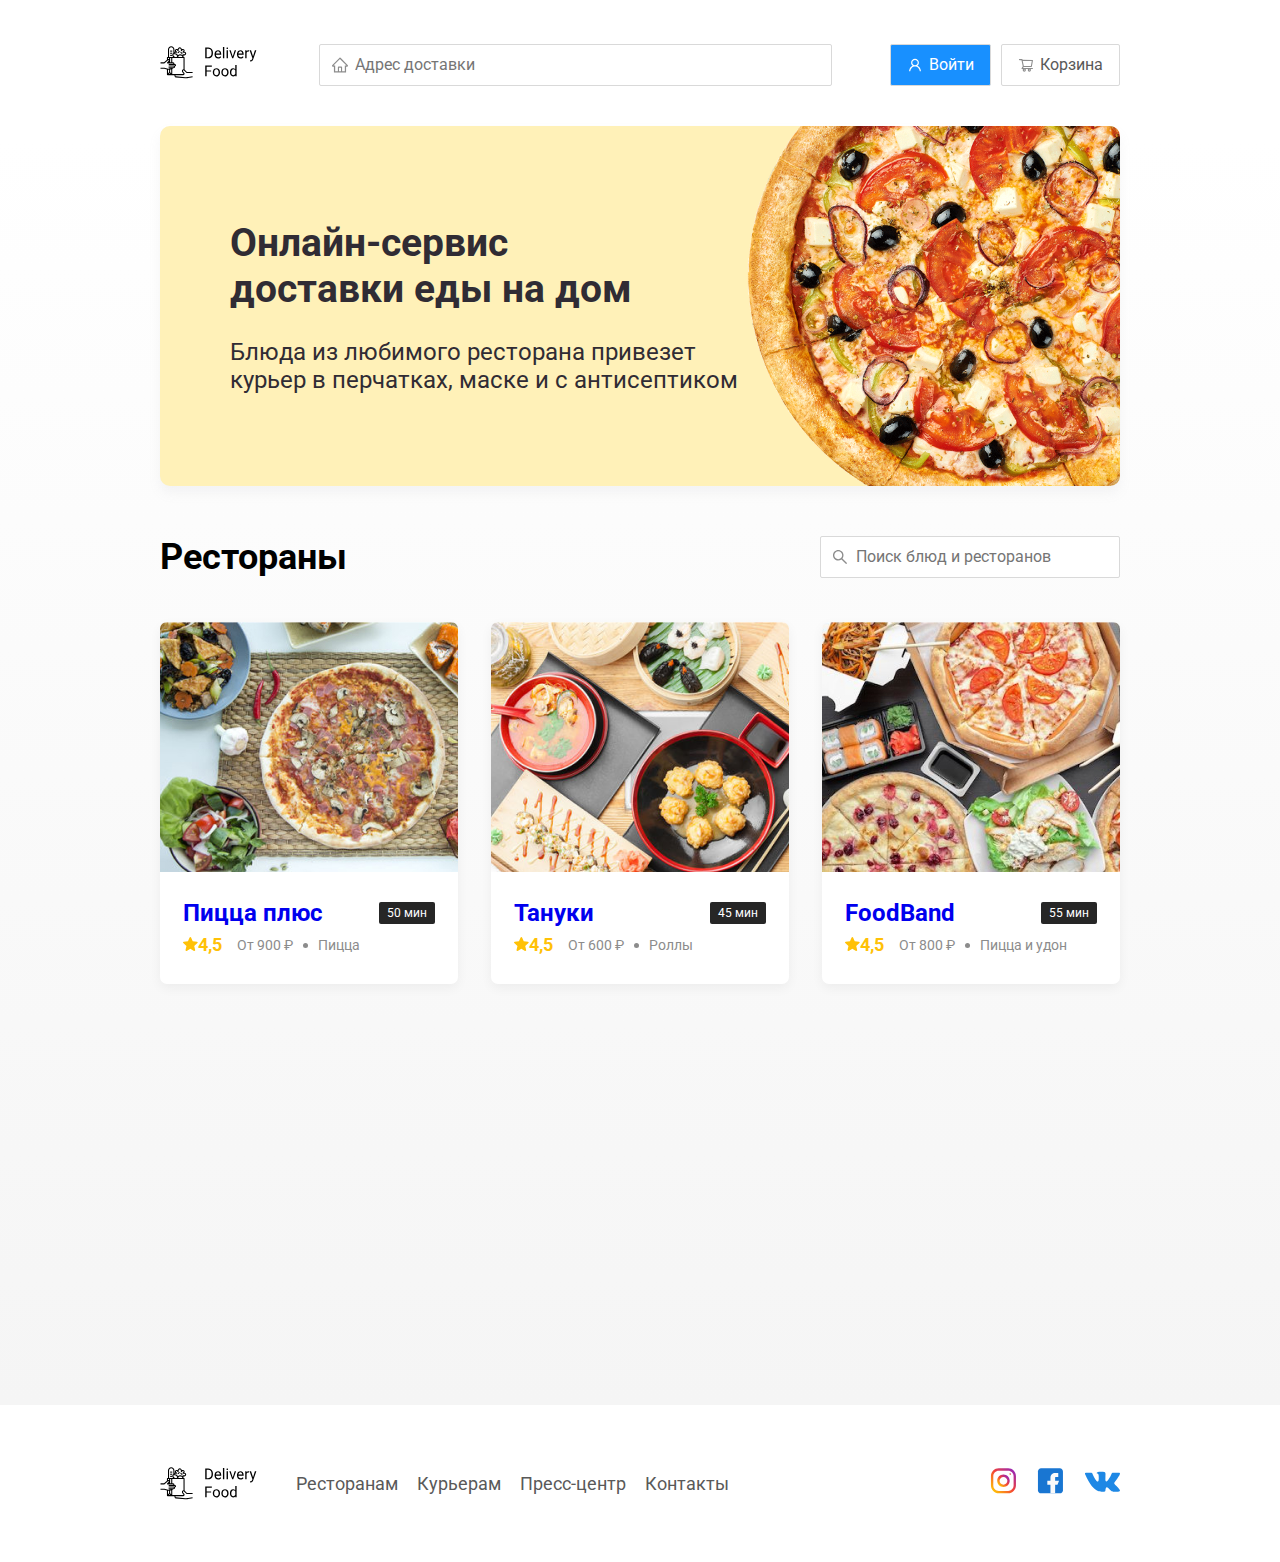
<file: index.html>
<!DOCTYPE html>
<html lang="ru">
<head>
    <meta charset="UTF-8">
    <meta name="viewport" content="width=device-width, initial-scale=1.0">
    <title>Delivery Food - доставка еды на дом</title>
    <link href="https://fonts.googleapis.com/css?family=Roboto:400,700&display=swap&subset=cyrillic" rel="stylesheet">
    <link rel="stylesheet" href="./css/normalize.css">
    <link rel="stylesheet" href="./css/animate.css">
    <link rel="stylesheet" href="./css/style.css">
    
</head>
<body>
    <!-- Шапка сайта -->
    <div class="container">
        <header>
            <!-- Логотип -->
            <a href="./index.html" class="logo">
                <img src="./img/logo.svg" alt="logo" >
            </a>            
            <!-- Поле адреса -->
            <input type="text" class="input input-address" placeholder="Адрес доставки" />
            <div class="buttons">
                <button class="button button-primary">
                    <img src="./img/user.svg" alt="user" class="button-icon">
                    <span class="button-text">Войти</span> 
                </bytton>
                <button class="button" id="cart-button">
                    <img src="./img/buy.svg" alt="buy" class="button-icon">
                    <span class="button-text">Корзина</span>
                </bytton>
            </div>
        </header>

    </div>
    <!-- /.container-->
    <main class="main">
        <div class="container">
            <section class="promo">
                <h1 class="promo-title">Онлайн-сервис </br> доставки еды на дом</h1>
                <p class="promo-text">
                    Блюда из любимого ресторана привезет курьер в перчатках, маске и с антисептиком
                </p>
            </section>
            <section class="restaurants">
                <div class="section-heading">
                    <h2 class="section-title">Рестораны</h2>
                    <input type="text" class="input input-search" placeholder="Поиск блюд и ресторанов">
                </div>
                <div class="cards">
                    <a href="./restaurant1.html" class="card wow fadeInUp" data-wow-delay="0.2s" >
                        <img src="./img/card1.jpg" alt="card1" class="card-image">
                        <div class="card-text">
                            <div class="card-heading">
                                <h3 class="card-title">Пицца плюс</h3>
                                <span class="card-tag tag">50 мин</span>
                            </div>
                            <!-- /.card-heading -->
                            <div class="card-info">
                                <div class="rating">
                                    <img src="./img/rating.svg" alt="rating">4,5</div>
                                <div class="price">От 900 ₽</div>
                                <div class="category">Пицца</div>
                            </div>
                            <!-- /.card-info -->
                        </div>
                        <!-- /.card-text -->
                    </a>
                    <!-- /.card -->
    
                    <a href="./restaurant2.html" class="card wow fadeInUp" data-wow-delay="0.4s">
                        <img src="./img/card2.jpg" alt="card1" class="card-image">
                        <div class="card-text">
                            <div class="card-heading">
                                <h3 class="card-title">Тануки</h3>
                                <span class="card-tag tag">45 мин</span>
                            </div>
                            <!-- /.card-heading -->
                            <div class="card-info">
                                <div class="rating">
                                    <img src="./img/rating.svg" alt="rating">4,5</div>
                                <div class="price">От 600 ₽</div>
                                <div class="category">Роллы</div>
                            </div>
                            <!-- /.card-info -->
                        </div>
                        <!-- /.card-text -->
                    </a>
                    <!-- /.card -->
    
                    <a href="./restaurant3.html" class="card wow fadeInUp" data-wow-delay="0.6s">
                        <img src="./img/card3.jpg" alt="card1" class="card-image">
                        <div class="card-text">
                            <div class="card-heading">
                                <h3 class="card-title">FoodBand</h3>
                                <span class="card-tag tag">55 мин</span>
                            </div>
                            <!-- /.card-heading -->
                            <div class="card-info">
                                <div class="rating">
                                    <img src="./img/rating.svg" alt="rating">4,5</div>
                                <div class="price">От 800 ₽</div>
                                <div class="category">Пицца и удон</div>
                            </div>
                            <!-- /.card-info -->
                        </div>
                        <!-- /.card-text -->
                    </a>
                    <!-- /.card -->
    
                    <a href="./restaurant4.html" class="card wow fadeInUp" data-wow-delay="0.2s">
                        <img src="./img/card4.jpg" alt="card1" class="card-image">
                        <div class="card-text">
                            <div class="card-heading">
                                <h3 class="card-title">Жадина-пицца</h3>
                                <span class="card-tag tag">60 мин</span>
                            </div>
                            <!-- /.card-heading -->
                            <div class="card-info">
                                <div class="rating">
                                    <img src="./img/rating.svg" alt="rating">4,5</div>
                                <div class="price">От 850 ₽</div>
                                <div class="category">Пицца и бургеры</div>
                            </div>
                            <!-- /.card-info -->
                        </div>
                        <!-- /.card-text -->
                    </a>
                    <!-- /.card -->
    
                    <a href="./restaurant5.html" class="card wow fadeInUp" data-wow-delay="0.4s">
                        <img src="./img/card5.jpg" alt="card1" class="card-image">
                        <div class="card-text">
                            <div class="card-heading">
                                <h3 class="card-title">Точка еды</h3>
                                <span class="card-tag tag">55 мин</span>
                            </div>
                            <!-- /.card-heading -->
                            <div class="card-info">
                                <div class="rating">
                                    <img src="./img/rating.svg" alt="rating">4,5</div>
                                <div class="price">От 840 ₽</div>
                                <div class="category">Комбо сеты</div>
                            </div>
                            <!-- /.card-info -->
                        </div>
                        <!-- /.card-text -->
                    </a>
                    <!-- /.card -->
    
                    <a href="./restaurant6.html" class="card wow fadeInUp" data-wow-delay="0.6s">
                        <img src="./img/card6.jpg" alt="card1" class="card-image">
                        <div class="card-text">
                            <div class="card-heading">
                                <h3 class="card-title">PizzaBurger</h3>
                                <span class="card-tag tag">45 мин</span>
                            </div>
                            <!-- /.card-heading -->
                            <div class="card-info">
                                <div class="rating">
                                    <img src="./img/rating.svg" alt="rating">4,5</div>
                                <div class="price">От 900 ₽</div>
                                <div class="category">Пицца</div>
                            </div>
                            <!-- /.card-info -->
                        </div>
                        <!-- /.card-text -->
                    </a>
                    <!-- /.card --> 
                </div>
                <!-- /.cards -->
            </section>
        </div>

    </main>

    <footer class="footer">
        <div class="container">
            <div class="footer-block">
                <img src="./img/logo.svg" alt="logo" class="logo footer-logo">
                <nav class="footer-nav">
                    <a href="#" class="footer-link">Ресторанам </a>
                    <a href="#" class="footer-link">Курьерам</a>
                    <a href="#" class="footer-link">Пресс-центр</a>
                    <a href="#" class="footer-link">Контакты</a>
                </nav>
                <div class="social-links">
                    <a href="#" class="social-link"><img src="./img/inst.svg" alt="instagram"></a>
                    <a href="#" class="social-link"><img src="./img/fb.svg" alt="facebook"></a>
                    <a href="#" class="social-link"><img src="./img/vk.svg" alt="vk"></a>
                </div>

            </div>
            <!-- /.footer-block -->
        </div>
    </footer>
    <div class="modal">
        <div class="modal-dialog">
            <div class="modal-header">
                <h3 class="modal-title">Корзина</h3>
                <button class="close">&times;</button>
            </div>
            <!-- /.modal-header -->
            <div class="modal-body">
                <div class="food-row">
                    <span class="food-name">Ролл угорь стандарт</span>
                    <strong class="food-price">250 ₽</strong>
                    <div class="food-counter">
                        <button class="counter-button">-</button>
                        <span class="counter">1</span>
                        <button class="counter-button">+</button>
                    </div>
                </div>
                <div class="food-row">
                    <span class="food-name">Ролл угорь стандарт</span>
                    <strong class="food-price">250 ₽</strong>
                    <div class="food-counter">
                        <button class="counter-button">-</button>
                        <span class="counter">1</span>
                        <button class="counter-button">+</button>
                    </div>
                </div>
                <div class="food-row">
                    <span class="food-name">Ролл угорь стандарт</span>
                    <strong class="food-price">250 ₽</strong>
                    <div class="food-counter">
                        <button class="counter-button">-</button>
                        <span class="counter">1</span>
                        <button class="counter-button">+</button>
                    </div>
                </div>
                <div class="food-row">
                    <span class="food-name">Ролл угорь стандарт</span>
                    <strong class="food-price">250 ₽</strong>
                    <div class="food-counter">
                        <button class="counter-button">-</button>
                        <span class="counter">1</span>
                        <button class="counter-button">+</button>
                    </div>
                </div>
                <div class="food-row">
                    <span class="food-name">Ролл угорь стандарт</span>
                    <strong class="food-price">250 ₽</strong>
                    <div class="food-counter">
                        <button class="counter-button">-</button>
                        <span class="counter">1</span>
                        <button class="counter-button">+</button>
                    </div>
                </div>
                <!-- /.foods-row -->
            </div>
            <!-- /.modal-body -->
            <div class="model-footer">
                <span class="modal-pricetag">1250 ₽</span>
                <div class="footer-buttons">
                    <button class="button button-primary">Оформить заказ</button>
                    <button class="button">Отмена</button>
                </div>
            </div>
            <!-- /.model-footer -->
        </div>
        <!-- /.model-dialog -->
    </div>
    <script src="./js/wow.min.js"></script>
    <script src="./js/main.js"></script>
</body>
</html>
</file>
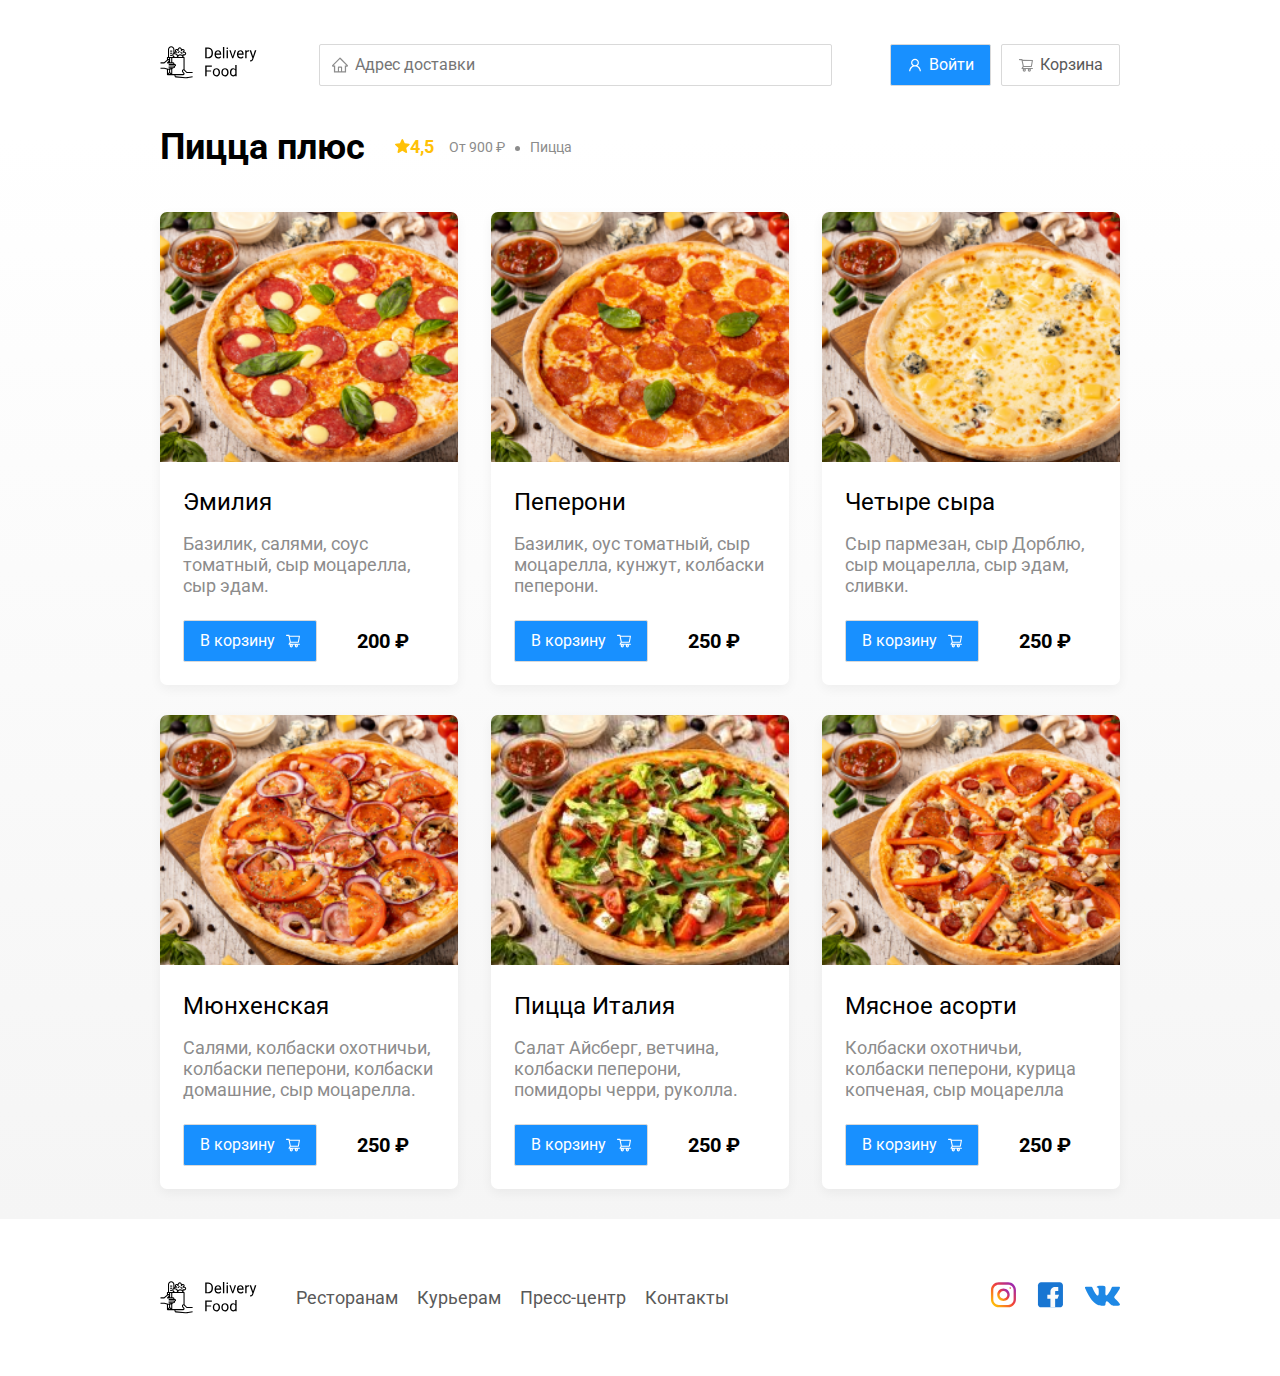
<file: restaurant1.html>
<!DOCTYPE html>
<html lang="ru">
<head>
    <meta charset="UTF-8">
    <meta name="viewport" content="width=device-width, initial-scale=1.0">
    <title>Пицца плюс - доставка еды на дом</title>
    <link href="https://fonts.googleapis.com/css?family=Roboto:400,700&display=swap&subset=cyrillic" rel="stylesheet">
    <link rel="stylesheet" href="./css/normalize.css">
    <link rel="stylesheet" href="./css/animate.css">
    <link rel="stylesheet" href="./css/style.css">
    
</head>
<body>
    <!-- Шапка сайта -->
    <div class="container">
        <header>
            <!-- Логотип -->
            <a href="./index.html" class="logo">
                <img src="./img/logo.svg" alt="logo" >
            </a> 
            <!-- Поле адреса -->
            <input type="text" class="input input-address" placeholder="Адрес доставки" />
            <div class="buttons">
                <button class="button button-primary">
                    <img src="./img/user.svg" alt="user" class="button-icon">
                    <span class="button-text">Войти</span> 
                </bytton>
                <button class="button" id="cart-button">
                    <img src="./img/buy.svg" alt="buy" class="button-icon">
                    <span class="button-text">Корзина</span>
                </bytton>
            </div>
        </header>

    </div>
    <!-- /.container-->
    <main class="main">
        <div class="container">
            <section class="restaurants">
                <div class="section-heading">
                    <h2 class="section-title">Пицца плюс</h2>
                    <div class="card-info">
                        <div class="rating">
                            <img src="./img/rating.svg" alt="rating">4,5</div>
                        <div class="price">От 900 ₽</div>
                        <div class="category">Пицца</div>
                    </div>
                    <!-- /.card-info -->
                </div>
                <div class="cards">
                    <div class="card wow fadeInUp" data-wow-delay="0.2s">
                        <img src="./img/Pizza plus/pizza_plus1.png" alt="pizza_plus1" class="card-image">
                        <div class="card-text">
                            <div class="card-heading">
                                <h3 class="card-title card-title-reg">Эмилия</h3>
                            </div>
                            <!-- /.card-heading -->
                            <div class="card-info">
                                <div class="ingredients">Базилик, салями, соус томатный, сыр моцарелла, сыр эдам.</div>
                            </div>
                            <!-- /.card-info -->
                            <div class="card-buttons">
                                <button class="button button-primary">
                                    <span class="button-card-text">В корзину</span>
                                    <img src="./img/shopping-card.svg" alt="shopping-card" class="button-card-image">
                                </button>
                                <strong class="card-price-bold">200 ₽</strong>
                            </div>
                        </div>
                        <!-- /.card-text -->
                    </div>
                    <!-- /.card1 -->
    
                    <div class="card wow fadeInUp" data-wow-delay="0.4s">
                        <img src="./img/Pizza plus/pizza_plus2.png" alt="pizza_plus2" class="card-image">
                        <div class="card-text">
                            <div class="card-heading">
                                <h3 class="card-title card-title-reg">Пеперони</h3>
                            </div>
                            <!-- /.card-heading -->
                            <div class="card-info">
                                <div class="ingredients">Базилик, оус томатный, сыр моцарелла, кунжут, колбаски пеперони.</div>
                            </div>
                            <!-- /.card-info -->
                            <div class="card-buttons">
                                <button class="button button-primary">
                                    <span class="button-card-text">В корзину</span>
                                    <img src="./img/shopping-card.svg" alt="shopping-card" class="button-card-image">
                                </button>
                                <strong class="card-price-bold">250 ₽</strong>
                            </div>
                        </div>
                        <!-- /.card-text -->
                    </div>
                    <!-- /.card2 -->
    
                    <div class="card wow fadeInUp" data-wow-delay="0.6s">
                        <img src="./img/Pizza plus/pizza_plus3.png" alt="pizza_plus3" class="card-image">
                        <div class="card-text">
                            <div class="card-heading">
                                <h3 class="card-title card-title-reg">Четыре сыра</h3>
                            </div>
                            <!-- /.card-heading -->
                            <div class="card-info">
                                <div class="ingredients">Сыр пармезан, сыр Дорблю, сыр моцарелла, сыр эдам, сливки.</div>
                            </div>
                            <!-- /.card-info -->
                            <div class="card-buttons">
                                <button class="button button-primary">
                                    <span class="button-card-text">В корзину</span>
                                    <img src="./img/shopping-card.svg" alt="shopping-card" class="button-card-image">
                                </button>
                                <strong class="card-price-bold">250 ₽</strong>
                            </div>
                        </div>
                        <!-- /.card-text -->
                    </div>
                    <!-- /.card3 -->
    
                    <div class="card wow fadeInUp" data-wow-delay="0.2s">
                        <img src="./img/Pizza plus/pizza_plus4.png" alt="pizza_plus4" class="card-image">
                        <div class="card-text">
                            <div class="card-heading">
                                <h3 class="card-title card-title-reg">Мюнхенская</h3>
                            </div>
                            <!-- /.card-heading -->
                            <div class="card-info">
                                <div class="ingredients">Салями, колбаски охотничьи, колбаски пеперони, колбаски домашние, сыр моцарелла.</div>
                            </div>
                            <!-- /.card-info -->
                            <div class="card-buttons">
                                <button class="button button-primary">
                                    <span class="button-card-text">В корзину</span>
                                    <img src="./img/shopping-card.svg" alt="shopping-card" class="button-card-image">
                                </button>
                                <strong class="card-price-bold">250 ₽</strong>
                            </div>
                        </div>
                        <!-- /.card-text -->
                    </div>
                    <!-- /.card4 -->
    
                    <div class="card wow fadeInUp" data-wow-delay="0.4s">
                        <img src="./img/Pizza plus/pizza_plus5.jpg" alt="pizza_plus5" class="card-image">
                        <div class="card-text">
                            <div class="card-heading">
                                <h3 class="card-title card-title-reg">Пицца Италия</h3>
                            </div>
                            <!-- /.card-heading -->
                            <div class="card-info">
                                <div class="ingredients">Салат Айсберг, ветчина, колбаски пеперони, помидоры черри, руколла.</div>
                            </div>
                            <!-- /.card-info -->
                            <div class="card-buttons">
                                <button class="button button-primary">
                                    <span class="button-card-text">В корзину</span>
                                    <img src="./img/shopping-card.svg" alt="shopping-card" class="button-card-image">
                                </button>
                                <strong class="card-price-bold">250 ₽</strong>
                            </div>
                        </div>
                        <!-- /.card-text -->
                    </div>
                    <!-- /.card5 -->
    
                    <div class="card wow fadeInUp" data-wow-delay="0.6s">
                        <img src="./img/Pizza plus/pizza_plus6.png" alt="pizza_plus6.png" class="card-image">
                        <div class="card-text">
                            <div class="card-heading">
                                <h3 class="card-title card-title-reg">Мясное асорти</h3>
                            </div>
                            <!-- /.card-heading -->
                            <div class="card-info">
                                <div class="ingredients">Колбаски охотничьи, колбаски пеперони, курица копченая, сыр моцарелла</div>
                            </div>
                            <!-- /.card-info -->
                            <div class="card-buttons">
                                <button class="button button-primary">
                                    <span class="button-card-text">В корзину</span>
                                    <img src="./img/shopping-card.svg" alt="shopping-card" class="button-card-image">
                                </button>
                                <strong class="card-price-bold">250 ₽</strong>
                            </div>
                        </div>
                        <!-- /.card-text -->
                    </div>
                    <!-- /.card6 -->
                </div>
                <!-- /.cards -->
            </section>
        </div>   

    </main>

    <footer class="footer">
        <div class="container">
            <div class="footer-block">
                <img src="./img/logo.svg" alt="logo" class="logo footer-logo">
                <nav class="footer-nav">
                    <a href="#" class="footer-link">Ресторанам </a>
                    <a href="#" class="footer-link">Курьерам</a>
                    <a href="#" class="footer-link">Пресс-центр</a>
                    <a href="#" class="footer-link">Контакты</a>
                </nav>
                <div class="social-links">
                    <a href="#" class="social-link"><img src="./img/inst.svg" alt="instagram"></a>
                    <a href="#" class="social-link"><img src="./img/fb.svg" alt="facebook"></a>
                    <a href="#" class="social-link"><img src="./img/vk.svg" alt="vk"></a>
                </div>

            </div>
            <!-- /.footer-block -->
        </div>
    </footer>
    <div class="modal">
        <div class="modal-dialog">
            <div class="modal-header">
                <h3 class="modal-title">Корзина</h3>
                <button class="close">&times;</button>
            </div>
            <!-- /.modal-header -->
            <div class="modal-body">
                <div class="food-row">
                    <span class="food-name">Ролл угорь стандарт</span>
                    <strong class="food-price">250 ₽</strong>
                    <div class="food-counter">
                        <button class="counter-button">-</button>
                        <span class="counter">1</span>
                        <button class="counter-button">+</button>
                    </div>
                </div>
                <div class="food-row">
                    <span class="food-name">Ролл угорь стандарт</span>
                    <strong class="food-price">250 ₽</strong>
                    <div class="food-counter">
                        <button class="counter-button">-</button>
                        <span class="counter">1</span>
                        <button class="counter-button">+</button>
                    </div>
                </div>
                <div class="food-row">
                    <span class="food-name">Ролл угорь стандарт</span>
                    <strong class="food-price">250 ₽</strong>
                    <div class="food-counter">
                        <button class="counter-button">-</button>
                        <span class="counter">1</span>
                        <button class="counter-button">+</button>
                    </div>
                </div>
                <div class="food-row">
                    <span class="food-name">Ролл угорь стандарт</span>
                    <strong class="food-price">250 ₽</strong>
                    <div class="food-counter">
                        <button class="counter-button">-</button>
                        <span class="counter">1</span>
                        <button class="counter-button">+</button>
                    </div>
                </div>
                <div class="food-row">
                    <span class="food-name">Ролл угорь стандарт</span>
                    <strong class="food-price">250 ₽</strong>
                    <div class="food-counter">
                        <button class="counter-button">-</button>
                        <span class="counter">1</span>
                        <button class="counter-button">+</button>
                    </div>
                </div>
                <!-- /.foods-row -->
            </div>
            <!-- /.modal-body -->
            <div class="model-footer">
                <span class="modal-pricetag">1250 ₽</span>
                <div class="footer-buttons">
                    <button class="button button-primary">Оформить заказ</button>
                    <button class="button">Отмена</button>
                </div>
            </div>
            <!-- /.model-footer -->
        </div>
        <!-- /.model-dialog -->
    </div>
    <script src="./js/wow.min.js"></script>
    <script src="./js/main.js"></script>
</body>
</html>
</file>
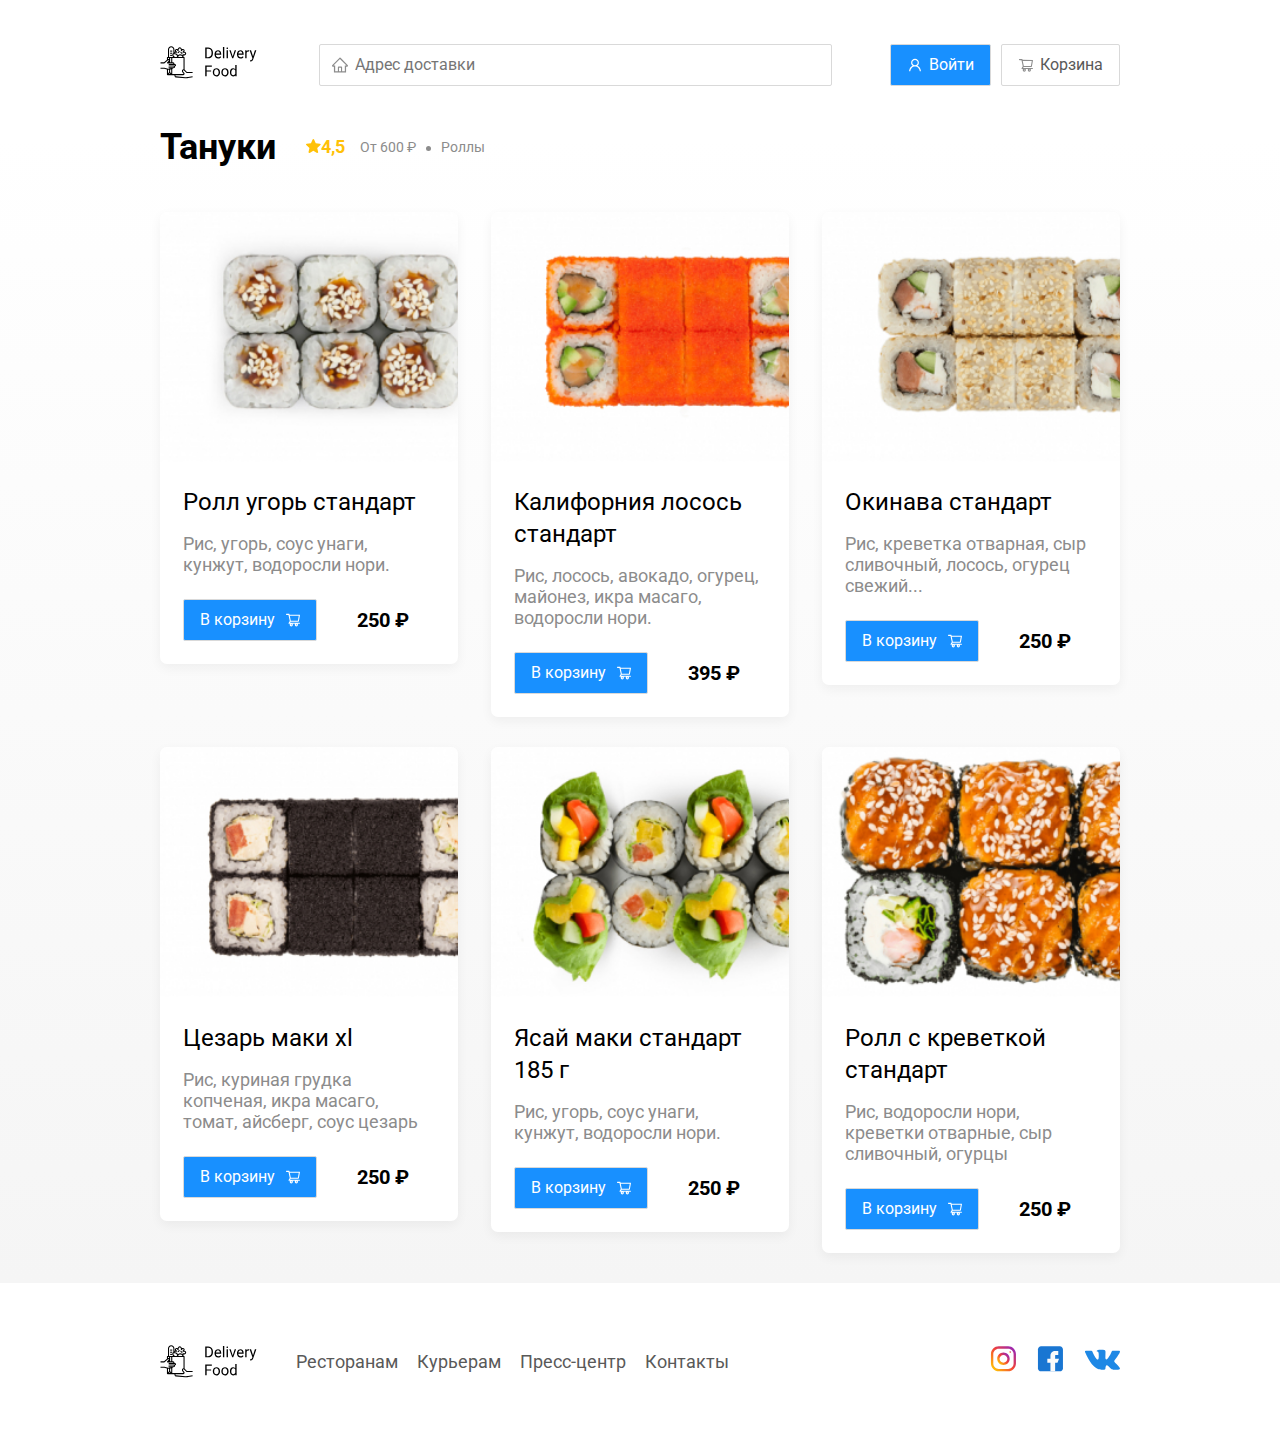
<file: restaurant2.html>
<!DOCTYPE html>
<html lang="ru">
<head>
    <meta charset="UTF-8">
    <meta name="viewport" content="width=device-width, initial-scale=1.0">
    <title>Тануки  - доставка еды на дом</title>
    <link href="https://fonts.googleapis.com/css?family=Roboto:400,700&display=swap&subset=cyrillic" rel="stylesheet">
    <link rel="stylesheet" href="./css/normalize.css">
    <link rel="stylesheet" href="./css/animate.css">
    <link rel="stylesheet" href="./css/style.css">
    
</head>
<body>
    <!-- Шапка сайта -->
    <div class="container">
        <header>
            <!-- Логотип -->
            <a href="./index.html" class="logo">
                <img src="./img/logo.svg" alt="logo" >
            </a> 
            <!-- Поле адреса -->
            <input type="text" class="input input-address" placeholder="Адрес доставки" />
            <div class="buttons">
                <button class="button button-primary">
                    <img src="./img/user.svg" alt="user" class="button-icon">
                    <span class="button-text">Войти</span> 
                </bytton>
                <button class="button" id="cart-button">
                    <img src="./img/buy.svg" alt="buy" class="button-icon">
                    <span class="button-text">Корзина</span>
                </bytton>
            </div>
        </header>

    </div>
    <!-- /.container-->
    <main class="main">
        <div class="container">
            <section class="restaurants">
                <div class="section-heading">
                    <h2 class="section-title">Тануки </h2>
                    <div class="card-info">
                        <div class="rating">
                            <img src="./img/rating.svg" alt="rating">4,5</div>
                        <div class="price">От 600 ₽</div>
                        <div class="category">Роллы</div>
                    </div>
                    <!-- /.card-info -->
                </div>
                <div class="cards">
                    <div class="card wow fadeInUp" data-wow-delay="0.2s">
                        <img src="./img/Тануки/Тануки1.jpg" alt="Тануки1" class="card-image">
                        <div class="card-text">
                            <div class="card-heading">
                                <h3 class="card-title card-title-reg">Ролл угорь стандарт</h3>
                            </div>
                            <!-- /.card-heading -->
                            <div class="card-info">
                                <div class="ingredients">Рис, угорь, соус унаги, кунжут, водоросли нори.</div>
                            </div>
                            <!-- /.card-info -->
                            <div class="card-buttons">
                                <button class="button button-primary">
                                    <span class="button-card-text">В корзину</span>
                                    <img src="./img/shopping-card.svg" alt="shopping-card" class="button-card-image">
                                </button>
                                <strong class="card-price-bold">250 ₽</strong>
                            </div>
                        </div>
                        <!-- /.card-text -->
                    </div>
                    <!-- /.card1 -->
    
                    <div class="card wow fadeInUp" data-wow-delay="0.4s">
                        <img src="./img/Тануки/Тануки2.jpg" alt="Тануки2" class="card-image">
                        <div class="card-text">
                            <div class="card-heading">
                                <h3 class="card-title card-title-reg">Калифорния лосось стандарт</h3>
                            </div>
                            <!-- /.card-heading -->
                            <div class="card-info">
                                <div class="ingredients">Рис, лосось, авокадо, огурец, майонез, икра масаго, водоросли нори.</div>
                            </div>
                            <!-- /.card-info -->
                            <div class="card-buttons">
                                <button class="button button-primary">
                                    <span class="button-card-text">В корзину</span>
                                    <img src="./img/shopping-card.svg" alt="shopping-card" class="button-card-image">
                                </button>
                                <strong class="card-price-bold">395 ₽</strong>
                            </div>
                        </div>
                        <!-- /.card-text -->
                    </div>
                    <!-- /.card2 -->
    
                    <div class="card wow fadeInUp" data-wow-delay="0.6s">
                        <img src="./img/Тануки/Тануки3.jpg" alt="Тануки3" class="card-image">
                        <div class="card-text">
                            <div class="card-heading">
                                <h3 class="card-title card-title-reg">Окинава стандарт</h3>
                            </div>
                            <!-- /.card-heading -->
                            <div class="card-info">
                                <div class="ingredients"> Рис, креветка отварная, сыр сливочный, лосось, огурец свежий...</div>
                            </div>
                            <!-- /.card-info -->
                            <div class="card-buttons">
                                <button class="button button-primary">
                                    <span class="button-card-text">В корзину</span>
                                    <img src="./img/shopping-card.svg" alt="shopping-card" class="button-card-image">
                                </button>
                                <strong class="card-price-bold">250 ₽</strong>
                            </div>
                        </div>
                        <!-- /.card-text -->
                    </div>
                    <!-- /.card3 -->
    
                    <div class="card wow fadeInUp" data-wow-delay="0.2s">
                        <img src="./img/Тануки/Тануки4.jpg" alt="Тануки4" class="card-image">
                        <div class="card-text">
                            <div class="card-heading">
                                <h3 class="card-title card-title-reg">Цезарь маки хl</h3>
                            </div>
                            <!-- /.card-heading -->
                            <div class="card-info">
                                <div class="ingredients">Рис, куриная грудка копченая, икра масаго, томат, айсберг, соус цезарь</div>
                            </div>
                            <!-- /.card-info -->
                            <div class="card-buttons">
                                <button class="button button-primary">
                                    <span class="button-card-text">В корзину</span>
                                    <img src="./img/shopping-card.svg" alt="shopping-card" class="button-card-image">
                                </button>
                                <strong class="card-price-bold">250 ₽</strong>
                            </div>
                        </div>
                        <!-- /.card-text -->
                    </div>
                    <!-- /.card4 -->
    
                    <div class="card wow fadeInUp" data-wow-delay="0.4s">
                        <img src="./img/Тануки/Тануки5.jpg" alt="Тануки5" class="card-image">
                        <div class="card-text">
                            <div class="card-heading">
                                <h3 class="card-title card-title-reg">Ясай маки стандарт 185 г</h3>
                            </div>
                            <!-- /.card-heading -->
                            <div class="card-info">
                                <div class="ingredients">Рис, угорь, соус унаги, кунжут, водоросли нори.</div>
                            </div>
                            <!-- /.card-info -->
                            <div class="card-buttons">
                                <button class="button button-primary">
                                    <span class="button-card-text">В корзину</span>
                                    <img src="./img/shopping-card.svg" alt="shopping-card" class="button-card-image">
                                </button>
                                <strong class="card-price-bold">250 ₽</strong>
                            </div>
                        </div>
                        <!-- /.card-text -->
                    </div>
                    <!-- /.card5 -->
    
                    <div class="card wow fadeInUp" data-wow-delay="0.6s">
                        <img src="./img/Тануки/Тануки6.jpg" alt="Тануки6" class="card-image">
                        <div class="card-text">
                            <div class="card-heading">
                                <h3 class="card-title card-title-reg">Ролл с креветкой стандарт</h3>
                            </div>
                            <!-- /.card-heading -->
                            <div class="card-info">
                                <div class="ingredients">Рис, водоросли нори, креветки отварные, сыр сливочный, огурцы</div>
                            </div>
                            <!-- /.card-info -->
                            <div class="card-buttons">
                                <button class="button button-primary">
                                    <span class="button-card-text">В корзину</span>
                                    <img src="./img/shopping-card.svg" alt="shopping-card" class="button-card-image">
                                </button>
                                <strong class="card-price-bold">250 ₽</strong>
                            </div>
                        </div>
                        <!-- /.card-text -->
                    </div>
                    <!-- /.card6 -->
                </div>
                <!-- /.cards -->
            </section>
        </div>   

    </main>

    <footer class="footer">
        <div class="container">
            <div class="footer-block">
                <img src="./img/logo.svg" alt="logo" class="logo footer-logo">
                <nav class="footer-nav">
                    <a href="#" class="footer-link">Ресторанам </a>
                    <a href="#" class="footer-link">Курьерам</a>
                    <a href="#" class="footer-link">Пресс-центр</a>
                    <a href="#" class="footer-link">Контакты</a>
                </nav>
                <div class="social-links">
                    <a href="#" class="social-link"><img src="./img/inst.svg" alt="instagram"></a>
                    <a href="#" class="social-link"><img src="./img/fb.svg" alt="facebook"></a>
                    <a href="#" class="social-link"><img src="./img/vk.svg" alt="vk"></a>
                </div>

            </div>
            <!-- /.footer-block -->
        </div>
    </footer>
    <div class="modal">
        <div class="modal-dialog">
            <div class="modal-header">
                <h3 class="modal-title">Корзина</h3>
                <button class="close">&times;</button>
            </div>
            <!-- /.modal-header -->
            <div class="modal-body">
                <div class="food-row">
                    <span class="food-name">Ролл угорь стандарт</span>
                    <strong class="food-price">250 ₽</strong>
                    <div class="food-counter">
                        <button class="counter-button">-</button>
                        <span class="counter">1</span>
                        <button class="counter-button">+</button>
                    </div>
                </div>
                <div class="food-row">
                    <span class="food-name">Ролл угорь стандарт</span>
                    <strong class="food-price">250 ₽</strong>
                    <div class="food-counter">
                        <button class="counter-button">-</button>
                        <span class="counter">1</span>
                        <button class="counter-button">+</button>
                    </div>
                </div>
                <div class="food-row">
                    <span class="food-name">Ролл угорь стандарт</span>
                    <strong class="food-price">250 ₽</strong>
                    <div class="food-counter">
                        <button class="counter-button">-</button>
                        <span class="counter">1</span>
                        <button class="counter-button">+</button>
                    </div>
                </div>
                <div class="food-row">
                    <span class="food-name">Ролл угорь стандарт</span>
                    <strong class="food-price">250 ₽</strong>
                    <div class="food-counter">
                        <button class="counter-button">-</button>
                        <span class="counter">1</span>
                        <button class="counter-button">+</button>
                    </div>
                </div>
                <div class="food-row">
                    <span class="food-name">Ролл угорь стандарт</span>
                    <strong class="food-price">250 ₽</strong>
                    <div class="food-counter">
                        <button class="counter-button">-</button>
                        <span class="counter">1</span>
                        <button class="counter-button">+</button>
                    </div>
                </div>
                <!-- /.foods-row -->
            </div>
            <!-- /.modal-body -->
            <div class="model-footer">
                <span class="modal-pricetag">1250 ₽</span>
                <div class="footer-buttons">
                    <button class="button button-primary">Оформить заказ</button>
                    <button class="button">Отмена</button>
                </div>
            </div>
            <!-- /.model-footer -->
        </div>
        <!-- /.model-dialog -->
    </div>
    <script src="./js/wow.min.js"></script>
    <script src="./js/main.js"></script>
</body>
</html>
</file>
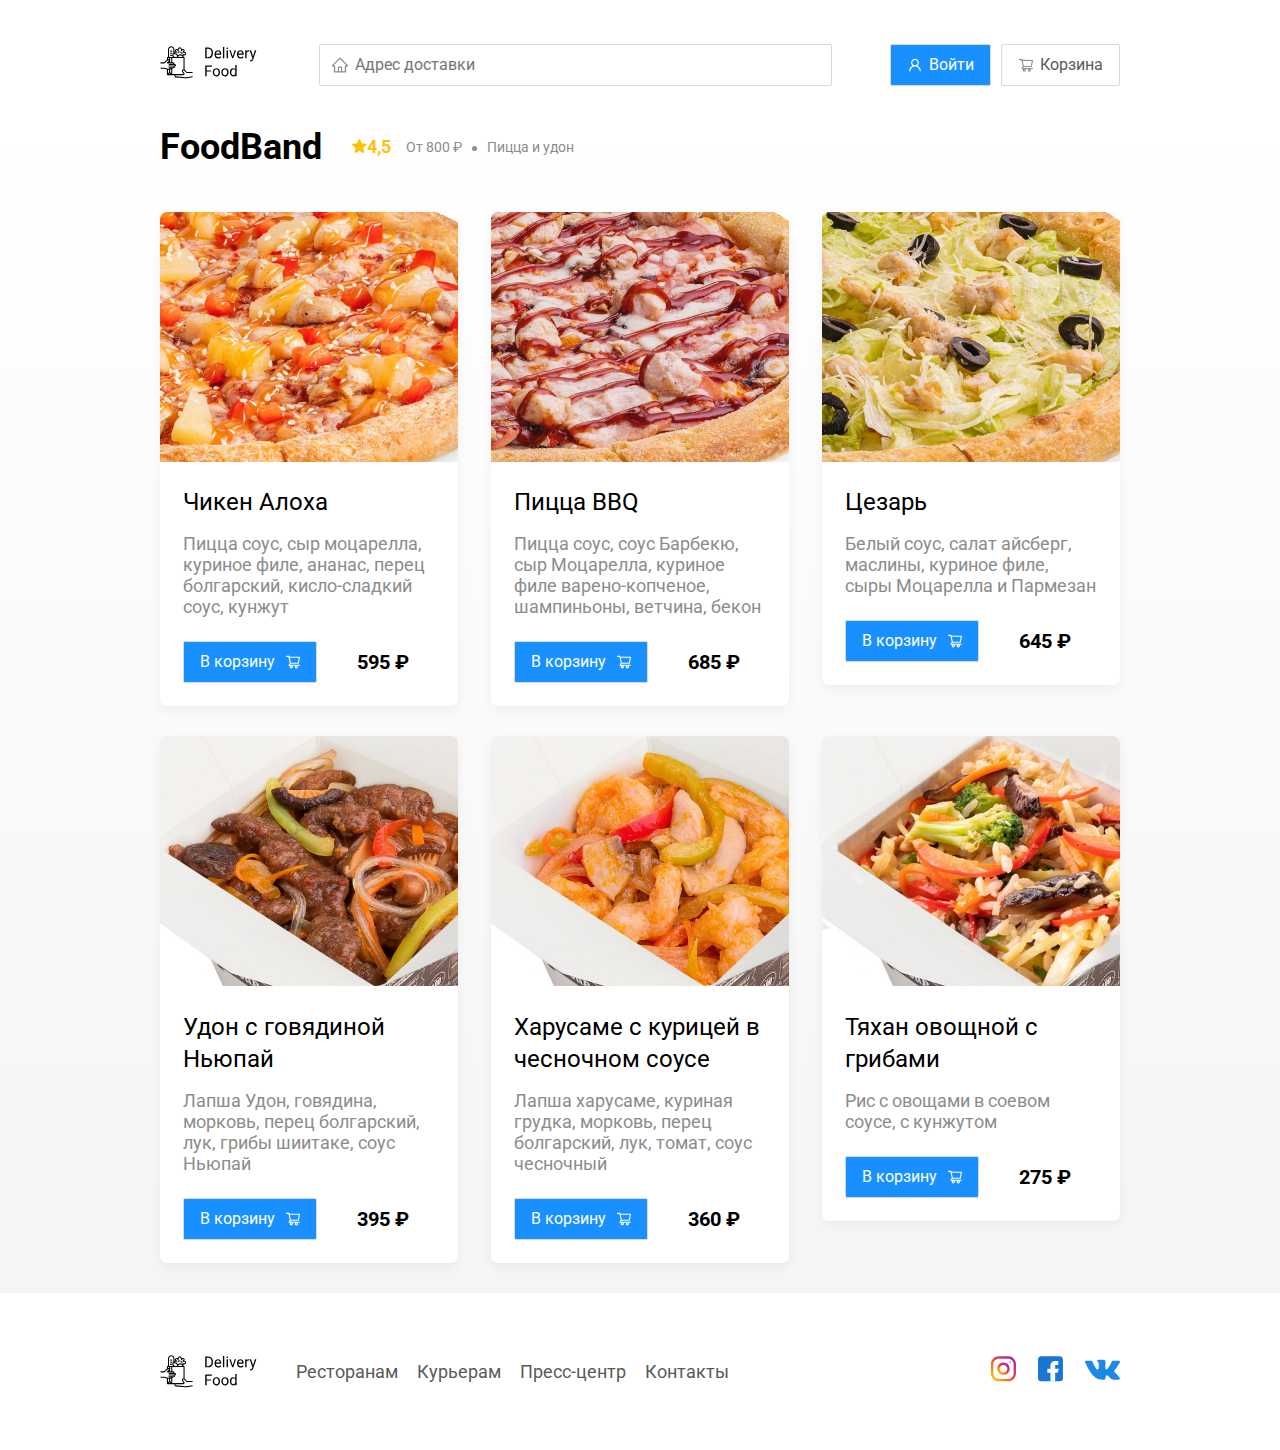
<file: restaurant3.html>
<!DOCTYPE html>
<html lang="ru">
<head>
    <meta charset="UTF-8">
    <meta name="viewport" content="width=device-width, initial-scale=1.0">
    <title>FoodBand - доставка еды на дом</title>
    <link href="https://fonts.googleapis.com/css?family=Roboto:400,700&display=swap&subset=cyrillic" rel="stylesheet">
    <link rel="stylesheet" href="./css/normalize.css">
    <link rel="stylesheet" href="./css/animate.css">
    <link rel="stylesheet" href="./css/style.css">
    
</head>
<body>
    <!-- Шапка сайта -->
    <div class="container">
        <header>
            <!-- Логотип -->
            <a href="./index.html" class="logo">
                <img src="./img/logo.svg" alt="logo" >
            </a> 
            <!-- Поле адреса -->
            <input type="text" class="input input-address" placeholder="Адрес доставки" />
            <div class="buttons">
                <button class="button button-primary">
                    <img src="./img/user.svg" alt="user" class="button-icon">
                    <span class="button-text">Войти</span> 
                </bytton>
                <button class="button" id="cart-button">
                    <img src="./img/buy.svg" alt="buy" class="button-icon">
                    <span class="button-text">Корзина</span>
                </bytton>
            </div>
        </header>

    </div>
    <!-- /.container-->
    <main class="main">
        <div class="container">
            <section class="restaurants">
                <div class="section-heading">
                    <h2 class="section-title">FoodBand</h2>
                    <div class="card-info">
                        <div class="rating">
                            <img src="./img/rating.svg" alt="rating">4,5</div>
                        <div class="price">От 800 ₽</div>
                        <div class="category">Пицца и удон</div>
                    </div>
                    <!-- /.card-info -->
                </div>
                <div class="cards">
                    <div class="card wow fadeInUp" data-wow-delay="0.2s">
                        <img src="./img/FoodBand/food_band1.jpg" alt="food_band1" class="card-image">
                        <div class="card-text">
                            <div class="card-heading">
                                <h3 class="card-title card-title-reg">Чикен Алоха</h3>
                            </div>
                            <!-- /.card-heading -->
                            <div class="card-info">
                                <div class="ingredients">Пицца соус, сыр моцарелла, куриное филе, ананас, перец болгарский, кисло-сладкий соус, кунжут</div>
                            </div>
                            <!-- /.card-info -->
                            <div class="card-buttons">
                                <button class="button button-primary">
                                    <span class="button-card-text">В корзину</span>
                                    <img src="./img/shopping-card.svg" alt="shopping-card" class="button-card-image">
                                </button>
                                <strong class="card-price-bold">595 ₽</strong>
                            </div>
                        </div>
                        <!-- /.card-text -->
                    </div>
                    <!-- /.card1 -->
    
                    <div class="card wow fadeInUp" data-wow-delay="0.4s">
                        <img src="./img/FoodBand/food_band2.jpg" alt="food_band2" class="card-image">
                        <div class="card-text">
                            <div class="card-heading">
                                <h3 class="card-title card-title-reg">Пицца BBQ</h3>
                            </div>
                            <!-- /.card-heading -->
                            <div class="card-info">
                                <div class="ingredients">Пицца соус, соус Барбекю, сыр Моцарелла, куриное филе варено-копченое, шампиньоны, ветчина, бекон</div>
                            </div>
                            <!-- /.card-info -->
                            <div class="card-buttons">
                                <button class="button button-primary">
                                    <span class="button-card-text">В корзину</span>
                                    <img src="./img/shopping-card.svg" alt="shopping-card" class="button-card-image">
                                </button>
                                <strong class="card-price-bold">685 ₽</strong>
                            </div>
                        </div>
                        <!-- /.card-text -->
                    </div>
                    <!-- /.card2 -->
    
                    <div class="card wow fadeInUp" data-wow-delay="0.6s">
                        <img src="./img/FoodBand/food_band3.jpg" alt="food_band3" class="card-image">
                        <div class="card-text">
                            <div class="card-heading">
                                <h3 class="card-title card-title-reg">Цезарь</h3>
                            </div>
                            <!-- /.card-heading -->
                            <div class="card-info">
                                <div class="ingredients">Белый соус, салат айсберг, маслины, куриное филе, сыры Моцарелла и Пармезан</div>
                            </div>
                            <!-- /.card-info -->
                            <div class="card-buttons">
                                <button class="button button-primary">
                                    <span class="button-card-text">В корзину</span>
                                    <img src="./img/shopping-card.svg" alt="shopping-card" class="button-card-image">
                                </button>
                                <strong class="card-price-bold">645 ₽</strong>
                            </div>
                        </div>
                        <!-- /.card-text -->
                    </div>
                    <!-- /.card3 -->
    
                    <div class="card wow fadeInUp" data-wow-delay="0.2s">
                        <img src="./img/FoodBand/food_band4.jpg" alt="food_band4" class="card-image">
                        <div class="card-text">
                            <div class="card-heading">
                                <h3 class="card-title card-title-reg">Удон с говядиной Ньюпай</h3>
                            </div>
                            <!-- /.card-heading -->
                            <div class="card-info">
                                <div class="ingredients">Лапша Удон, говядина, морковь, перец болгарский, лук, грибы шиитаке, соус Ньюпай</div>
                            </div>
                            <!-- /.card-info -->
                            <div class="card-buttons">
                                <button class="button button-primary">
                                    <span class="button-card-text">В корзину</span>
                                    <img src="./img/shopping-card.svg" alt="shopping-card" class="button-card-image">
                                </button>
                                <strong class="card-price-bold">395 ₽</strong>
                            </div>
                        </div>
                        <!-- /.card-text -->
                    </div>
                    <!-- /.card4 -->
    
                    <div class="card wow fadeInUp" data-wow-delay="0.4s">
                        <img src="./img/FoodBand/food_band5.jpg" alt="food_band5" class="card-image">
                        <div class="card-text">
                            <div class="card-heading">
                                <h3 class="card-title card-title-reg">Харусаме с курицей в чесночном соусе</h3>
                            </div>
                            <!-- /.card-heading -->
                            <div class="card-info">
                                <div class="ingredients">Лапша харусаме, куриная грудка, морковь, перец болгарский, лук, томат, соус чесночный</div>
                            </div>
                            <!-- /.card-info -->
                            <div class="card-buttons">
                                <button class="button button-primary">
                                    <span class="button-card-text">В корзину</span>
                                    <img src="./img/shopping-card.svg" alt="shopping-card" class="button-card-image">
                                </button>
                                <strong class="card-price-bold">360 ₽</strong>
                            </div>
                        </div>
                        <!-- /.card-text -->
                    </div>
                    <!-- /.card5 -->
    
                    <div class="card wow fadeInUp" data-wow-delay="0.6s">
                        <img src="./img/FoodBand/food_band6.jpg" alt="food_band6" class="card-image">
                        <div class="card-text">
                            <div class="card-heading">
                                <h3 class="card-title card-title-reg">Тяхан овощной с грибами</h3>
                            </div>
                            <!-- /.card-heading -->
                            <div class="card-info">
                                <div class="ingredients">Рис с овощами в соевом соусе, с кунжутом</div>
                            </div>
                            <!-- /.card-info -->
                            <div class="card-buttons">
                                <button class="button button-primary">
                                    <span class="button-card-text">В корзину</span>
                                    <img src="./img/shopping-card.svg" alt="shopping-card" class="button-card-image">
                                </button>
                                <strong class="card-price-bold">275 ₽</strong>
                            </div>
                        </div>
                        <!-- /.card-text -->
                    </div>
                    <!-- /.card6 -->
                </div>
                <!-- /.cards -->
            </section>
        </div>   

    </main>

    <footer class="footer">
        <div class="container">
            <div class="footer-block">
                <img src="./img/logo.svg" alt="logo" class="logo footer-logo">
                <nav class="footer-nav">
                    <a href="#" class="footer-link">Ресторанам </a>
                    <a href="#" class="footer-link">Курьерам</a>
                    <a href="#" class="footer-link">Пресс-центр</a>
                    <a href="#" class="footer-link">Контакты</a>
                </nav>
                <div class="social-links">
                    <a href="#" class="social-link"><img src="./img/inst.svg" alt="instagram"></a>
                    <a href="#" class="social-link"><img src="./img/fb.svg" alt="facebook"></a>
                    <a href="#" class="social-link"><img src="./img/vk.svg" alt="vk"></a>
                </div>

            </div>
            <!-- /.footer-block -->
        </div>
    </footer>
    <div class="modal">
        <div class="modal-dialog">
            <div class="modal-header">
                <h3 class="modal-title">Корзина</h3>
                <button class="close">&times;</button>
            </div>
            <!-- /.modal-header -->
            <div class="modal-body">
                <div class="food-row">
                    <span class="food-name">Ролл угорь стандарт</span>
                    <strong class="food-price">250 ₽</strong>
                    <div class="food-counter">
                        <button class="counter-button">-</button>
                        <span class="counter">1</span>
                        <button class="counter-button">+</button>
                    </div>
                </div>
                <div class="food-row">
                    <span class="food-name">Ролл угорь стандарт</span>
                    <strong class="food-price">250 ₽</strong>
                    <div class="food-counter">
                        <button class="counter-button">-</button>
                        <span class="counter">1</span>
                        <button class="counter-button">+</button>
                    </div>
                </div>
                <div class="food-row">
                    <span class="food-name">Ролл угорь стандарт</span>
                    <strong class="food-price">250 ₽</strong>
                    <div class="food-counter">
                        <button class="counter-button">-</button>
                        <span class="counter">1</span>
                        <button class="counter-button">+</button>
                    </div>
                </div>
                <div class="food-row">
                    <span class="food-name">Ролл угорь стандарт</span>
                    <strong class="food-price">250 ₽</strong>
                    <div class="food-counter">
                        <button class="counter-button">-</button>
                        <span class="counter">1</span>
                        <button class="counter-button">+</button>
                    </div>
                </div>
                <div class="food-row">
                    <span class="food-name">Ролл угорь стандарт</span>
                    <strong class="food-price">250 ₽</strong>
                    <div class="food-counter">
                        <button class="counter-button">-</button>
                        <span class="counter">1</span>
                        <button class="counter-button">+</button>
                    </div>
                </div>
                <!-- /.foods-row -->
            </div>
            <!-- /.modal-body -->
            <div class="model-footer">
                <span class="modal-pricetag">1250 ₽</span>
                <div class="footer-buttons">
                    <button class="button button-primary">Оформить заказ</button>
                    <button class="button">Отмена</button>
                </div>
            </div>
            <!-- /.model-footer -->
        </div>
        <!-- /.model-dialog -->
    </div>
    <script src="./js/wow.min.js"></script>
    <script src="./js/main.js"></script>
</body>
</html>
</file>
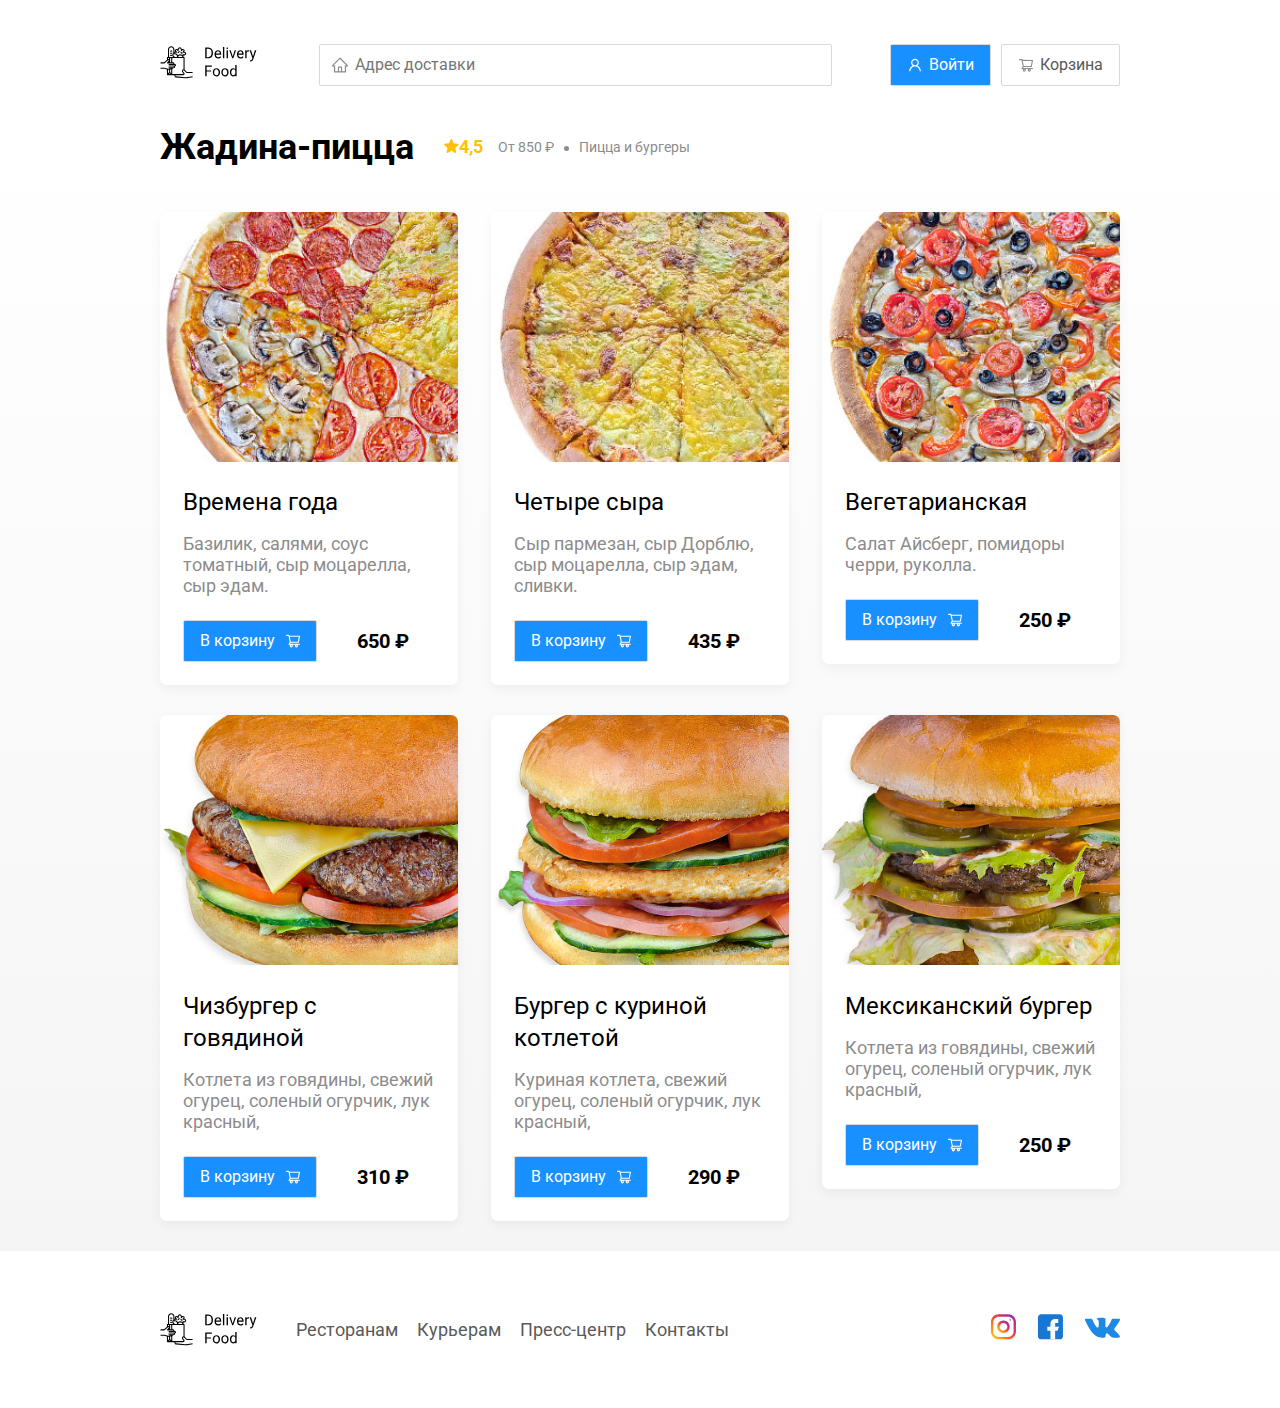
<file: restaurant4.html>
<!DOCTYPE html>
<html lang="ru">
<head>
    <meta charset="UTF-8">
    <meta name="viewport" content="width=device-width, initial-scale=1.0">
    <title>Жадина-пицца - доставка еды на дом</title>
    <link href="https://fonts.googleapis.com/css?family=Roboto:400,700&display=swap&subset=cyrillic" rel="stylesheet">
    <link rel="stylesheet" href="./css/normalize.css">
    <link rel="stylesheet" href="./css/animate.css">
    <link rel="stylesheet" href="./css/style.css">
    
</head>
<body>
    <!-- Шапка сайта -->
    <div class="container">
        <header>
            <!-- Логотип -->
            <a href="./index.html" class="logo">
                <img src="./img/logo.svg" alt="logo" >
            </a> 
            <!-- Поле адреса -->
            <input type="text" class="input input-address" placeholder="Адрес доставки" />
            <div class="buttons">
                <button class="button button-primary">
                    <img src="./img/user.svg" alt="user" class="button-icon">
                    <span class="button-text">Войти</span> 
                </bytton>
                <button class="button" id="cart-button">
                    <img src="./img/buy.svg" alt="buy" class="button-icon">
                    <span class="button-text">Корзина</span>
                </bytton>
            </div>
        </header>

    </div>
    <!-- /.container-->
    <main class="main">
        <div class="container">
            <section class="restaurants">
                <div class="section-heading">
                    <h2 class="section-title">Жадина-пицца</h2>
                    <div class="card-info">
                        <div class="rating">
                            <img src="./img/rating.svg" alt="rating">4,5</div>
                        <div class="price">От 850 ₽</div>
                        <div class="category">Пицца и бургеры</div>
                    </div>
                    <!-- /.card-info -->
                </div>
                <div class="cards">
                    <div class="card wow fadeInUp" data-wow-delay="0.2s">
                        <img src="./img/Жадина-пицца/jadina-pizza1.jpg" alt="jadina-pizza1" class="card-image">
                        <div class="card-text">
                            <div class="card-heading">
                                <h3 class="card-title card-title-reg">Времена года</h3>
                            </div>
                            <!-- /.card-heading -->
                            <div class="card-info">
                                <div class="ingredients">Базилик, салями, соус томатный, сыр моцарелла, сыр эдам.</div>
                            </div>
                            <!-- /.card-info -->
                            <div class="card-buttons">
                                <button class="button button-primary">
                                    <span class="button-card-text">В корзину</span>
                                    <img src="./img/shopping-card.svg" alt="shopping-card" class="button-card-image">
                                </button>
                                <strong class="card-price-bold">650 ₽</strong>
                            </div>
                        </div>
                        <!-- /.card-text -->
                    </div>
                    <!-- /.card1 -->
    
                    <div class="card wow fadeInUp" data-wow-delay="0.4s">
                        <img src="./img/Жадина-пицца/jadina-pizza2.jpg" alt="jadina-pizza2" class="card-image">
                        <div class="card-text">
                            <div class="card-heading">
                                <h3 class="card-title card-title-reg">Четыре сыра</h3>
                            </div>
                            <!-- /.card-heading -->
                            <div class="card-info">
                                <div class="ingredients">Сыр пармезан, сыр Дорблю, сыр моцарелла, сыр эдам, сливки.</div>
                            </div>
                            <!-- /.card-info -->
                            <div class="card-buttons">
                                <button class="button button-primary">
                                    <span class="button-card-text">В корзину</span>
                                    <img src="./img/shopping-card.svg" alt="shopping-card" class="button-card-image">
                                </button>
                                <strong class="card-price-bold">435 ₽</strong>
                            </div>
                        </div>
                        <!-- /.card-text -->
                    </div>
                    <!-- /.card2 -->
    
                    <div class="card wow fadeInUp" data-wow-delay="0.6s">
                        <img src="./img/Жадина-пицца/jadina-pizza3.jpg" alt="jadina-pizza3" class="card-image">
                        <div class="card-text">
                            <div class="card-heading">
                                <h3 class="card-title card-title-reg">Вегетарианская</h3>
                            </div>
                            <!-- /.card-heading -->
                            <div class="card-info">
                                <div class="ingredients">Салат Айсберг, помидоры черри, руколла.</div>
                            </div>
                            <!-- /.card-info -->
                            <div class="card-buttons">
                                <button class="button button-primary">
                                    <span class="button-card-text">В корзину</span>
                                    <img src="./img/shopping-card.svg" alt="shopping-card" class="button-card-image">
                                </button>
                                <strong class="card-price-bold">250 ₽</strong>
                            </div>
                        </div>
                        <!-- /.card-text -->
                    </div>
                    <!-- /.card3 -->
    
                    <div class="card wow fadeInUp" data-wow-delay="0.2s">
                        <img src="./img/Жадина-пицца/jadina-pizza4.jpg" alt="jadina-pizza4" class="card-image">
                        <div class="card-text">
                            <div class="card-heading">
                                <h3 class="card-title card-title-reg">Чизбургер с говядиной</h3>
                            </div>
                            <!-- /.card-heading -->
                            <div class="card-info">
                                <div class="ingredients">Котлета из говядины, свежий огурец, соленый огурчик, лук красный,</div>
                            </div>
                            <!-- /.card-info -->
                            <div class="card-buttons">
                                <button class="button button-primary">
                                    <span class="button-card-text">В корзину</span>
                                    <img src="./img/shopping-card.svg" alt="shopping-card" class="button-card-image">
                                </button>
                                <strong class="card-price-bold">310 ₽</strong>
                            </div>
                        </div>
                        <!-- /.card-text -->
                    </div>
                    <!-- /.card4 -->
    
                    <div class="card wow fadeInUp" data-wow-delay="0.4s">
                        <img src="./img/Жадина-пицца/jadina-pizza5.jpg" alt="jadina-pizza5" class="card-image">
                        <div class="card-text">
                            <div class="card-heading">
                                <h3 class="card-title card-title-reg">Бургер с куриной котлетой</h3>
                            </div>
                            <!-- /.card-heading -->
                            <div class="card-info">
                                <div class="ingredients">Куриная котлета, свежий огурец, соленый огурчик, лук красный,</div>
                            </div>
                            <!-- /.card-info -->
                            <div class="card-buttons">
                                <button class="button button-primary">
                                    <span class="button-card-text">В корзину</span>
                                    <img src="./img/shopping-card.svg" alt="shopping-card" class="button-card-image">
                                </button>
                                <strong class="card-price-bold">290 ₽</strong>
                            </div>
                        </div>
                        <!-- /.card-text -->
                    </div>
                    <!-- /.card5 -->
    
                    <div class="card wow fadeInUp" data-wow-delay="0.6s">
                        <img src="./img/Жадина-пицца/jadina-pizza6.jpg" alt="jadina-pizza6" class="card-image">
                        <div class="card-text">
                            <div class="card-heading">
                                <h3 class="card-title card-title-reg">Мексиканский бургер</h3>
                            </div>
                            <!-- /.card-heading -->
                            <div class="card-info">
                                <div class="ingredients">Котлета из говядины, свежий огурец, соленый огурчик, лук красный,</div>
                            </div>
                            <!-- /.card-info -->
                            <div class="card-buttons">
                                <button class="button button-primary">
                                    <span class="button-card-text">В корзину</span>
                                    <img src="./img/shopping-card.svg" alt="shopping-card" class="button-card-image">
                                </button>
                                <strong class="card-price-bold">250 ₽</strong>
                            </div>
                        </div>
                        <!-- /.card-text -->
                    </div>
                    <!-- /.card6 -->
                </div>
                <!-- /.cards -->
            </section>
        </div>   

    </main>

    <footer class="footer">
        <div class="container">
            <div class="footer-block">
                <img src="./img/logo.svg" alt="logo" class="logo footer-logo">
                <nav class="footer-nav">
                    <a href="#" class="footer-link">Ресторанам </a>
                    <a href="#" class="footer-link">Курьерам</a>
                    <a href="#" class="footer-link">Пресс-центр</a>
                    <a href="#" class="footer-link">Контакты</a>
                </nav>
                <div class="social-links">
                    <a href="#" class="social-link"><img src="./img/inst.svg" alt="instagram"></a>
                    <a href="#" class="social-link"><img src="./img/fb.svg" alt="facebook"></a>
                    <a href="#" class="social-link"><img src="./img/vk.svg" alt="vk"></a>
                </div>

            </div>
            <!-- /.footer-block -->
        </div>
    </footer>
    <div class="modal">
        <div class="modal-dialog">
            <div class="modal-header">
                <h3 class="modal-title">Корзина</h3>
                <button class="close">&times;</button>
            </div>
            <!-- /.modal-header -->
            <div class="modal-body">
                <div class="food-row">
                    <span class="food-name">Ролл угорь стандарт</span>
                    <strong class="food-price">250 ₽</strong>
                    <div class="food-counter">
                        <button class="counter-button">-</button>
                        <span class="counter">1</span>
                        <button class="counter-button">+</button>
                    </div>
                </div>
                <div class="food-row">
                    <span class="food-name">Ролл угорь стандарт</span>
                    <strong class="food-price">250 ₽</strong>
                    <div class="food-counter">
                        <button class="counter-button">-</button>
                        <span class="counter">1</span>
                        <button class="counter-button">+</button>
                    </div>
                </div>
                <div class="food-row">
                    <span class="food-name">Ролл угорь стандарт</span>
                    <strong class="food-price">250 ₽</strong>
                    <div class="food-counter">
                        <button class="counter-button">-</button>
                        <span class="counter">1</span>
                        <button class="counter-button">+</button>
                    </div>
                </div>
                <div class="food-row">
                    <span class="food-name">Ролл угорь стандарт</span>
                    <strong class="food-price">250 ₽</strong>
                    <div class="food-counter">
                        <button class="counter-button">-</button>
                        <span class="counter">1</span>
                        <button class="counter-button">+</button>
                    </div>
                </div>
                <div class="food-row">
                    <span class="food-name">Ролл угорь стандарт</span>
                    <strong class="food-price">250 ₽</strong>
                    <div class="food-counter">
                        <button class="counter-button">-</button>
                        <span class="counter">1</span>
                        <button class="counter-button">+</button>
                    </div>
                </div>
                <!-- /.foods-row -->
            </div>
            <!-- /.modal-body -->
            <div class="model-footer">
                <span class="modal-pricetag">1250 ₽</span>
                <div class="footer-buttons">
                    <button class="button button-primary">Оформить заказ</button>
                    <button class="button">Отмена</button>
                </div>
            </div>
            <!-- /.model-footer -->
        </div>
        <!-- /.model-dialog -->
    </div>
    <script src="./js/wow.min.js"></script>
    <script src="./js/main.js"></script>
</body>
</html>
</file>
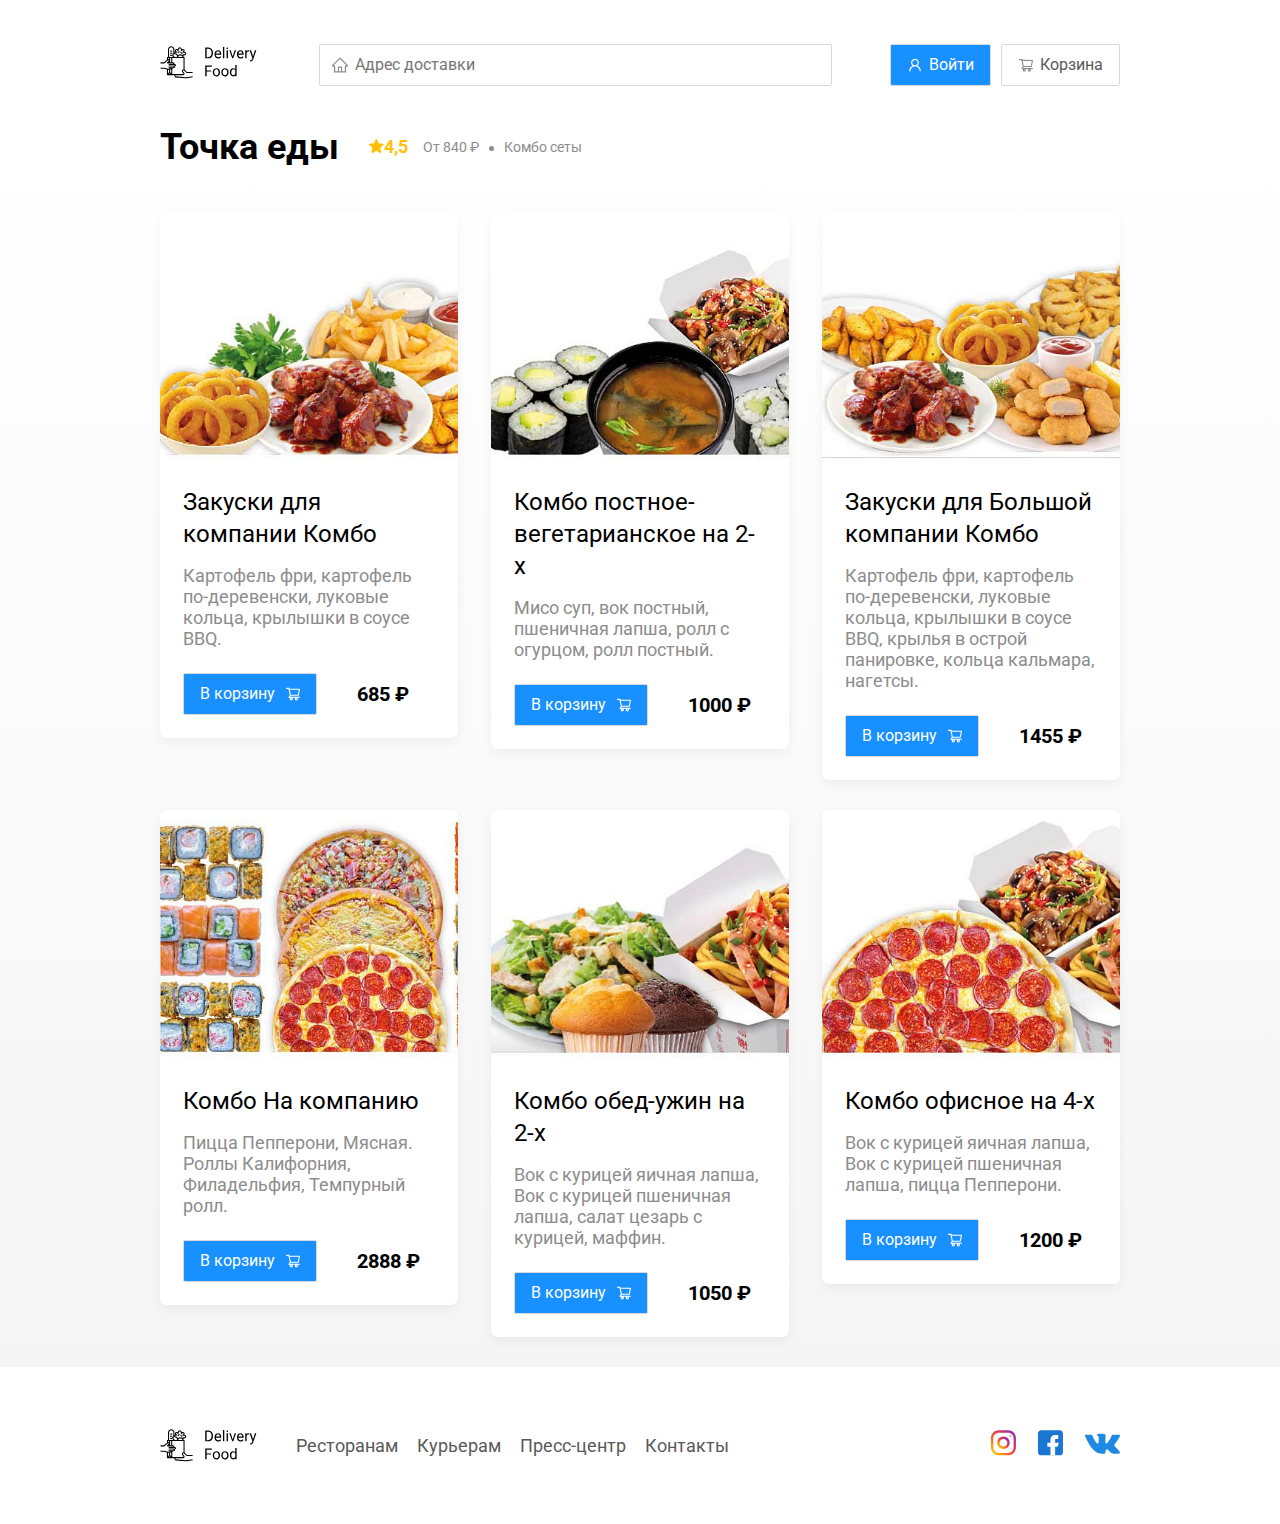
<file: restaurant5.html>
<!DOCTYPE html>
<html lang="ru">
<head>
    <meta charset="UTF-8">
    <meta name="viewport" content="width=device-width, initial-scale=1.0">
    <title>Точка еды - доставка еды на дом</title>
    <link href="https://fonts.googleapis.com/css?family=Roboto:400,700&display=swap&subset=cyrillic" rel="stylesheet">
    <link rel="stylesheet" href="./css/normalize.css">
    <link rel="stylesheet" href="./css/animate.css">
    <link rel="stylesheet" href="./css/style.css">
    
</head>
<body>
    <!-- Шапка сайта -->
    <div class="container">
        <header>
            <!-- Логотип -->
            <a href="./index.html" class="logo">
                <img src="./img/logo.svg" alt="logo" >
            </a> 
            <!-- Поле адреса -->
            <input type="text" class="input input-address" placeholder="Адрес доставки" />
            <div class="buttons">
                <button class="button button-primary">
                    <img src="./img/user.svg" alt="user" class="button-icon">
                    <span class="button-text">Войти</span> 
                </bytton>
                <button class="button" id="cart-button">
                    <img src="./img/buy.svg" alt="buy" class="button-icon">
                    <span class="button-text">Корзина</span>
                </bytton>
            </div>
        </header>

    </div>
    <!-- /.container-->
    <main class="main">
        <div class="container">
            <section class="restaurants">
                <div class="section-heading">
                    <h2 class="section-title">Точка еды</h2>
                    <div class="card-info">
                        <div class="rating">
                            <img src="./img/rating.svg" alt="rating">4,5</div>
                        <div class="price">От 840 ₽</div>
                        <div class="category">Комбо сеты</div>
                    </div>
                    <!-- /.card-info -->
                </div>
                <div class="cards">
                    <div class="card wow fadeInUp" data-wow-delay="0.2s">
                        <img src="./img/Точка еды/Tochka1.jpg" alt="Tochka1" class="card-image">
                        <div class="card-text">
                            <div class="card-heading">
                                <h3 class="card-title card-title-reg">Закуски для компании Комбо</h3>
                            </div>
                            <!-- /.card-heading -->
                            <div class="card-info">
                                <div class="ingredients">Картофель фри, картофель по-деревенски, луковые кольца, крылышки в соусе BBQ.</div>
                            </div>
                            <!-- /.card-info -->
                            <div class="card-buttons">
                                <button class="button button-primary">
                                    <span class="button-card-text">В корзину</span>
                                    <img src="./img/shopping-card.svg" alt="shopping-card" class="button-card-image">
                                </button>
                                <strong class="card-price-bold">685 ₽</strong>
                            </div>
                        </div>
                        <!-- /.card-text -->
                    </div>
                    <!-- /.card1 -->
    
                    <div class="card wow fadeInUp" data-wow-delay="0.4s">
                        <img src="./img/Точка еды/Tochka2.jpg" alt="Tochka2" class="card-image">
                        <div class="card-text">
                            <div class="card-heading">
                                <h3 class="card-title card-title-reg">Комбо постное-вегетарианское на 2-х</h3>
                            </div>
                            <!-- /.card-heading -->
                            <div class="card-info">
                                <div class="ingredients">Мисо суп, вок постный, пшеничная лапша, ролл с огурцом, ролл постный.</div>
                            </div>
                            <!-- /.card-info -->
                            <div class="card-buttons">
                                <button class="button button-primary">
                                    <span class="button-card-text">В корзину</span>
                                    <img src="./img/shopping-card.svg" alt="shopping-card" class="button-card-image">
                                </button>
                                <strong class="card-price-bold">1000 ₽</strong>
                            </div>
                        </div>
                        <!-- /.card-text -->
                    </div>
                    <!-- /.card2 -->
    
                    <div class="card wow fadeInUp" data-wow-delay="0.6s">
                        <img src="./img/Точка еды/Tochka3.jpg" alt="Tochka3" class="card-image">
                        <div class="card-text">
                            <div class="card-heading">
                                <h3 class="card-title card-title-reg">Закуски для Большой компании Комбо</h3>
                            </div>
                            <!-- /.card-heading -->
                            <div class="card-info">
                                <div class="ingredients">Картофель фри, картофель по-деревенски, луковые кольца, крылышки в соусе BBQ, крылья в острой панировке, кольца кальмара, нагетсы.</div>
                            </div>
                            <!-- /.card-info -->
                            <div class="card-buttons">
                                <button class="button button-primary">
                                    <span class="button-card-text">В корзину</span>
                                    <img src="./img/shopping-card.svg" alt="shopping-card" class="button-card-image">
                                </button>
                                <strong class="card-price-bold">1455 ₽</strong>
                            </div>
                        </div>
                        <!-- /.card-text -->
                    </div>
                    <!-- /.card3 -->
    
                    <div class="card wow fadeInUp" data-wow-delay="0.2s">
                        <img src="./img/Точка еды/Tochka4.jpg" alt="Tochka4" class="card-image">
                        <div class="card-text">
                            <div class="card-heading">
                                <h3 class="card-title card-title-reg">Комбо На компанию</h3>
                            </div>
                            <!-- /.card-heading -->
                            <div class="card-info">
                                <div class="ingredients">Пицца Пепперони, Мясная. Роллы Калифорния, Филадельфия, Темпурный ролл.</div>
                            </div>
                            <!-- /.card-info -->
                            <div class="card-buttons">
                                <button class="button button-primary">
                                    <span class="button-card-text">В корзину</span>
                                    <img src="./img/shopping-card.svg" alt="shopping-card" class="button-card-image">
                                </button>
                                <strong class="card-price-bold">2888 ₽</strong>
                            </div>
                        </div>
                        <!-- /.card-text -->
                    </div>
                    <!-- /.card4 -->
    
                    <div class="card wow fadeInUp" data-wow-delay="0.4s">
                        <img src="./img/Точка еды/Tochka5.jpg" alt="Tochka5" class="card-image">
                        <div class="card-text">
                            <div class="card-heading">
                                <h3 class="card-title card-title-reg">Комбо обед-ужин на 2-х</h3>
                            </div>
                            <!-- /.card-heading -->
                            <div class="card-info">
                                <div class="ingredients">Вок с курицей яичная лапша, Вок с курицей пшеничная лапша, салат цезарь с курицей, маффин.</div>
                            </div>
                            <!-- /.card-info -->
                            <div class="card-buttons">
                                <button class="button button-primary">
                                    <span class="button-card-text">В корзину</span>
                                    <img src="./img/shopping-card.svg" alt="shopping-card" class="button-card-image">
                                </button>
                                <strong class="card-price-bold">1050 ₽</strong>
                            </div>
                        </div>
                        <!-- /.card-text -->
                    </div>
                    <!-- /.card5 -->
    
                    <div class="card wow fadeInUp" data-wow-delay="0.6s">
                        <img src="./img/Точка еды/Tochka6.jpg" alt="Tochka6" class="card-image">
                        <div class="card-text">
                            <div class="card-heading">
                                <h3 class="card-title card-title-reg">Комбо офисное на 4-х</h3>
                            </div>
                            <!-- /.card-heading -->
                            <div class="card-info">
                                <div class="ingredients">Вок с курицей яичная лапша, Вок с курицей пшеничная лапша, пицца Пепперони.</div>
                            </div>
                            <!-- /.card-info -->
                            <div class="card-buttons">
                                <button class="button button-primary">
                                    <span class="button-card-text">В корзину</span>
                                    <img src="./img/shopping-card.svg" alt="shopping-card" class="button-card-image">
                                </button>
                                <strong class="card-price-bold">1200 ₽</strong>
                            </div>
                        </div>
                        <!-- /.card-text -->
                    </div>
                    <!-- /.card6 -->
                </div>
                <!-- /.cards -->
            </section>
        </div>   

    </main>

    <footer class="footer">
        <div class="container">
            <div class="footer-block">
                <img src="./img/logo.svg" alt="logo" class="logo footer-logo">
                <nav class="footer-nav">
                    <a href="#" class="footer-link">Ресторанам </a>
                    <a href="#" class="footer-link">Курьерам</a>
                    <a href="#" class="footer-link">Пресс-центр</a>
                    <a href="#" class="footer-link">Контакты</a>
                </nav>
                <div class="social-links">
                    <a href="#" class="social-link"><img src="./img/inst.svg" alt="instagram"></a>
                    <a href="#" class="social-link"><img src="./img/fb.svg" alt="facebook"></a>
                    <a href="#" class="social-link"><img src="./img/vk.svg" alt="vk"></a>
                </div>

            </div>
            <!-- /.footer-block -->
        </div>
    </footer>
    <div class="modal">
        <div class="modal-dialog">
            <div class="modal-header">
                <h3 class="modal-title">Корзина</h3>
                <button class="close">&times;</button>
            </div>
            <!-- /.modal-header -->
            <div class="modal-body">
                <div class="food-row">
                    <span class="food-name">Ролл угорь стандарт</span>
                    <strong class="food-price">250 ₽</strong>
                    <div class="food-counter">
                        <button class="counter-button">-</button>
                        <span class="counter">1</span>
                        <button class="counter-button">+</button>
                    </div>
                </div>
                <div class="food-row">
                    <span class="food-name">Ролл угорь стандарт</span>
                    <strong class="food-price">250 ₽</strong>
                    <div class="food-counter">
                        <button class="counter-button">-</button>
                        <span class="counter">1</span>
                        <button class="counter-button">+</button>
                    </div>
                </div>
                <div class="food-row">
                    <span class="food-name">Ролл угорь стандарт</span>
                    <strong class="food-price">250 ₽</strong>
                    <div class="food-counter">
                        <button class="counter-button">-</button>
                        <span class="counter">1</span>
                        <button class="counter-button">+</button>
                    </div>
                </div>
                <div class="food-row">
                    <span class="food-name">Ролл угорь стандарт</span>
                    <strong class="food-price">250 ₽</strong>
                    <div class="food-counter">
                        <button class="counter-button">-</button>
                        <span class="counter">1</span>
                        <button class="counter-button">+</button>
                    </div>
                </div>
                <div class="food-row">
                    <span class="food-name">Ролл угорь стандарт</span>
                    <strong class="food-price">250 ₽</strong>
                    <div class="food-counter">
                        <button class="counter-button">-</button>
                        <span class="counter">1</span>
                        <button class="counter-button">+</button>
                    </div>
                </div>
                <!-- /.foods-row -->
            </div>
            <!-- /.modal-body -->
            <div class="model-footer">
                <span class="modal-pricetag">1250 ₽</span>
                <div class="footer-buttons">
                    <button class="button button-primary">Оформить заказ</button>
                    <button class="button">Отмена</button>
                </div>
            </div>
            <!-- /.model-footer -->
        </div>
        <!-- /.model-dialog -->
    </div>
    <script src="./js/wow.min.js"></script>
    <script src="./js/main.js"></script>
</body>
</html>
</file>
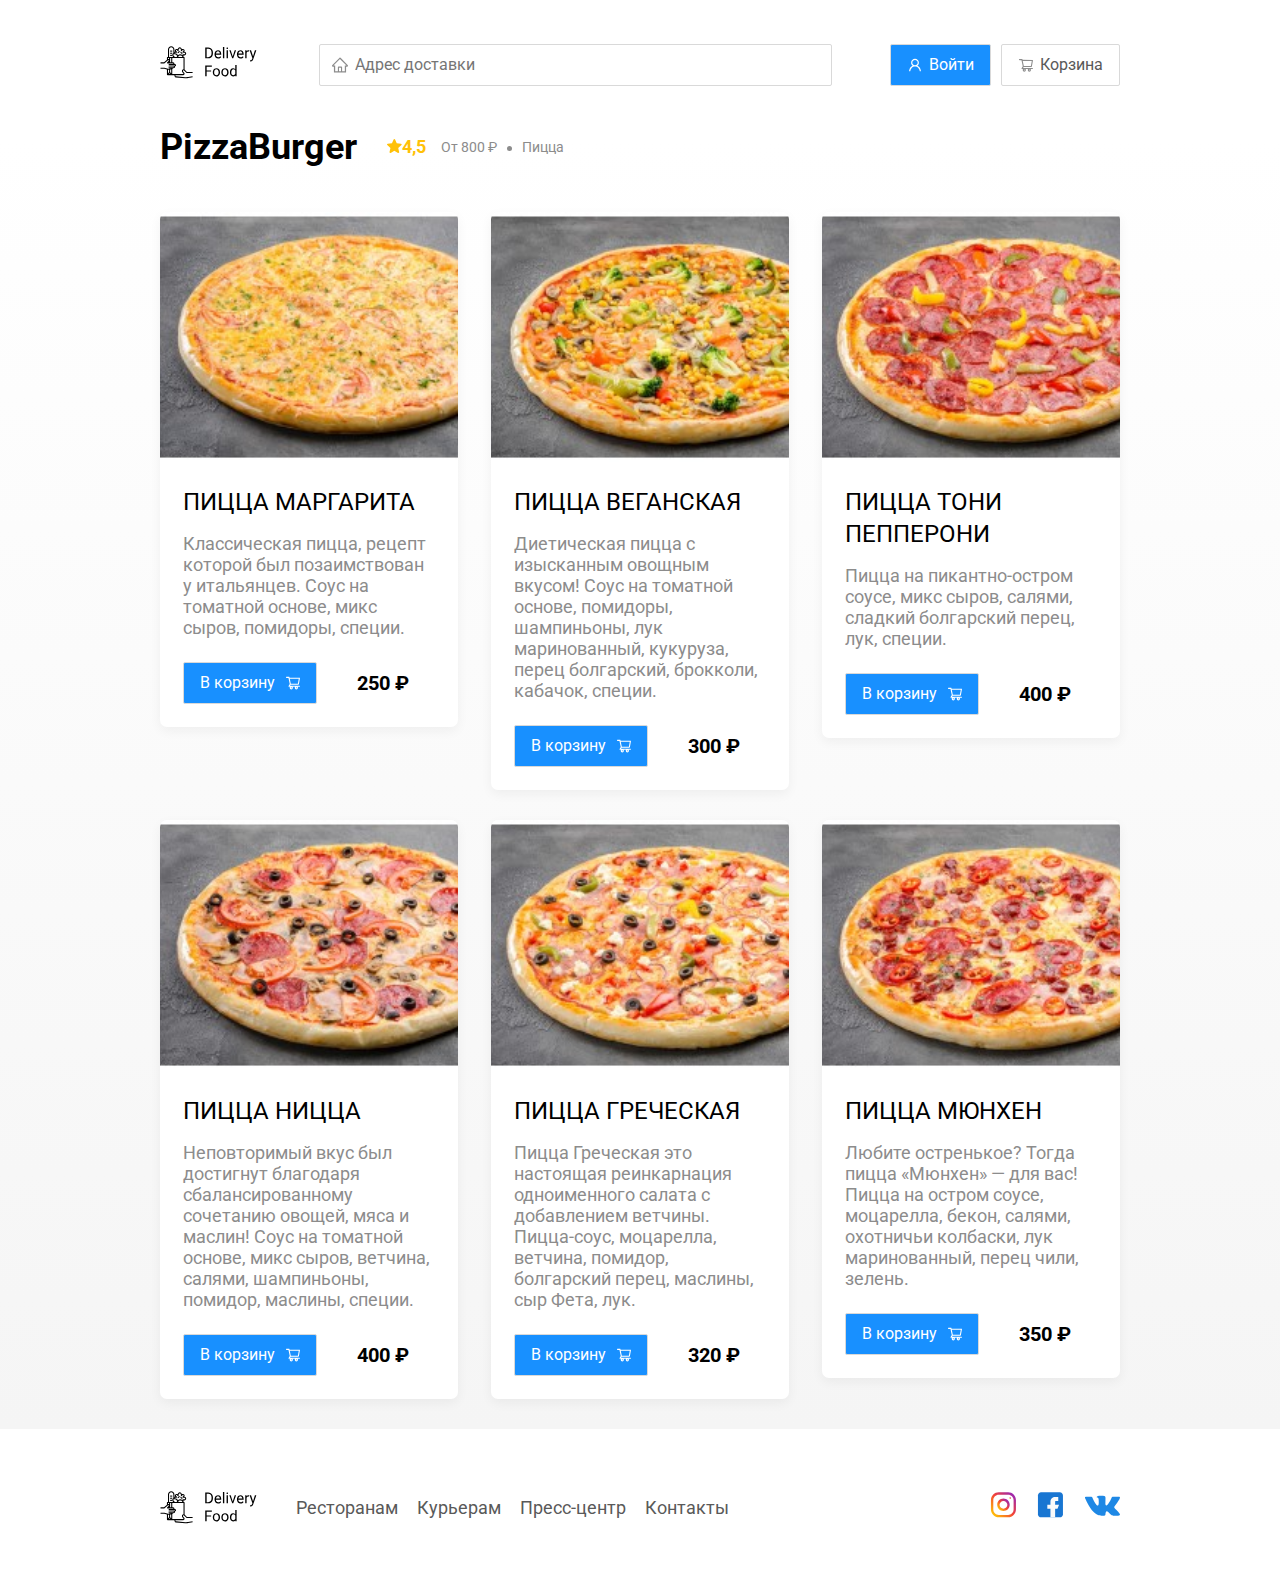
<file: restaurant6.html>
<!DOCTYPE html>
<html lang="ru">
<head>
    <meta charset="UTF-8">
    <meta name="viewport" content="width=device-width, initial-scale=1.0">
    <title>PizzaBurger - доставка еды на дом</title>
    <link href="https://fonts.googleapis.com/css?family=Roboto:400,700&display=swap&subset=cyrillic" rel="stylesheet">
    <link rel="stylesheet" href="./css/normalize.css">
    <link rel="stylesheet" href="./css/animate.css">
    <link rel="stylesheet" href="./css/style.css">
    
</head>
<body>
    <!-- Шапка сайта -->
    <div class="container">
        <header>
            <!-- Логотип -->
            <a href="./index.html" class="logo">
                <img src="./img/logo.svg" alt="logo" >
            </a> 
            <!-- Поле адреса -->
            <input type="text" class="input input-address" placeholder="Адрес доставки" />
            <div class="buttons">
                <button class="button button-primary">
                    <img src="./img/user.svg" alt="user" class="button-icon">
                    <span class="button-text">Войти</span> 
                </bytton>
                <button class="button" id="cart-button">
                    <img src="./img/buy.svg" alt="buy" class="button-icon">
                    <span class="button-text">Корзина</span>
                </bytton>
            </div>
        </header>

    </div>
    <!-- /.container-->
    <main class="main">
        <div class="container">
            <section class="restaurants">
                <div class="section-heading">
                    <h2 class="section-title">PizzaBurger</h2>
                    <div class="card-info">
                        <div class="rating">
                            <img src="./img/rating.svg" alt="rating">4,5</div>
                        <div class="price">От 800 ₽</div>
                        <div class="category">Пицца</div>
                    </div>
                    <!-- /.card-info -->
                </div>
                <div class="cards">
                    <div class="card wow fadeInUp" data-wow-delay="0.2s">
                        <img src="./img/PizzaBurger/PizzaBurger1.jpg" alt="PizzaBurger1" class="card-image">
                        <div class="card-text">
                            <div class="card-heading">
                                <h3 class="card-title card-title-reg">ПИЦЦА МАРГАРИТА</h3>
                            </div>
                            <!-- /.card-heading -->
                            <div class="card-info">
                                <div class="ingredients">Классическая пицца, рецепт которой был позаимствован у итальянцев. Соус на томатной основе, микс сыров, помидоры, специи.</div>
                            </div>
                            <!-- /.card-info -->
                            <div class="card-buttons">
                                <button class="button button-primary">
                                    <span class="button-card-text">В корзину</span>
                                    <img src="./img/shopping-card.svg" alt="shopping-card" class="button-card-image">
                                </button>
                                <strong class="card-price-bold">250 ₽</strong>
                            </div>
                        </div>
                        <!-- /.card-text -->
                    </div>
                    <!-- /.card1 -->
    
                    <div class="card wow fadeInUp" data-wow-delay="0.4s">
                        <img src="./img/PizzaBurger/PizzaBurger2.jpg" alt="PizzaBurger/PizzaBurger2" class="card-image">
                        <div class="card-text">
                            <div class="card-heading">
                                <h3 class="card-title card-title-reg">ПИЦЦА ВЕГАНСКАЯ</h3>
                            </div>
                            <!-- /.card-heading -->
                            <div class="card-info">
                                <div class="ingredients">Диетическая пицца с изысканным овощным вкусом! Соус на томатной основе, помидоры, шампиньоны, лук маринованный, кукуруза, перец болгарский, брокколи, кабачок, специи.</div>
                            </div>
                            <!-- /.card-info -->
                            <div class="card-buttons">
                                <button class="button button-primary">
                                    <span class="button-card-text">В корзину</span>
                                    <img src="./img/shopping-card.svg" alt="shopping-card" class="button-card-image">
                                </button>
                                <strong class="card-price-bold">300 ₽</strong>
                            </div>
                        </div>
                        <!-- /.card-text -->
                    </div>
                    <!-- /.card2 -->
    
                    <div class="card wow fadeInUp" data-wow-delay="0.6s">
                        <img src="./img/PizzaBurger/PizzaBurger3.jpg" alt="PizzaBurger/PizzaBurger3" class="card-image">
                        <div class="card-text">
                            <div class="card-heading">
                                <h3 class="card-title card-title-reg">ПИЦЦА ТОНИ ПЕППЕРОНИ</h3>
                            </div>
                            <!-- /.card-heading -->
                            <div class="card-info">
                                <div class="ingredients">Пицца на пикантно-остром соусе, микс сыров, салями, сладкий болгарский перец, лук, специи.</div>
                            </div>
                            <!-- /.card-info -->
                            <div class="card-buttons">
                                <button class="button button-primary">
                                    <span class="button-card-text">В корзину</span>
                                    <img src="./img/shopping-card.svg" alt="shopping-card" class="button-card-image">
                                </button>
                                <strong class="card-price-bold">400 ₽</strong>
                            </div>
                        </div>
                        <!-- /.card-text -->
                    </div>
                    <!-- /.card3 -->
    
                    <div class="card wow fadeInUp" data-wow-delay="0.2s">
                        <img src="./img/PizzaBurger/PizzaBurger4.jpg" alt="PizzaBurger/PizzaBurger4" class="card-image">
                        <div class="card-text">
                            <div class="card-heading">
                                <h3 class="card-title card-title-reg">ПИЦЦА НИЦЦА</h3>
                            </div>
                            <!-- /.card-heading -->
                            <div class="card-info">
                                <div class="ingredients">Неповторимый вкус был достигнут благодаря сбалансированному сочетанию овощей, мяса и маслин! Соус на томатной основе, микс сыров, ветчина, салями, шампиньоны, помидор, маслины, специи.</div>
                            </div>
                            <!-- /.card-info -->
                            <div class="card-buttons">
                                <button class="button button-primary">
                                    <span class="button-card-text">В корзину</span>
                                    <img src="./img/shopping-card.svg" alt="shopping-card" class="button-card-image">
                                </button>
                                <strong class="card-price-bold">400 ₽</strong>
                            </div>
                        </div>
                        <!-- /.card-text -->
                    </div>
                    <!-- /.card4 -->
    
                    <div class="card wow fadeInUp" data-wow-delay="0.4s">
                        <img src="./img/PizzaBurger/PizzaBurger5.jpg" alt="PizzaBurger/PizzaBurger5" class="card-image">
                        <div class="card-text">
                            <div class="card-heading">
                                <h3 class="card-title card-title-reg">ПИЦЦА ГРЕЧЕСКАЯ</h3>
                            </div>
                            <!-- /.card-heading -->
                            <div class="card-info">
                                <div class="ingredients">Пицца Греческая это настоящая реинкарнация одноименного салата с добавлением ветчины.
                                    Пицца-соус, моцарелла, ветчина, помидор, болгарский перец, маслины, сыр Фета, лук.</div>
                            </div>
                            <!-- /.card-info -->
                            <div class="card-buttons">
                                <button class="button button-primary">
                                    <span class="button-card-text">В корзину</span>
                                    <img src="./img/shopping-card.svg" alt="shopping-card" class="button-card-image">
                                </button>
                                <strong class="card-price-bold">320 ₽</strong>
                            </div>
                        </div>
                        <!-- /.card-text -->
                    </div>
                    <!-- /.card5 -->
    
                    <div class="card wow fadeInUp" data-wow-delay="0.6s">
                        <img src="./img/PizzaBurger/PizzaBurger6.jpg" alt="PizzaBurger/PizzaBurger6" class="card-image">
                        <div class="card-text">
                            <div class="card-heading">
                                <h3 class="card-title card-title-reg">ПИЦЦА МЮНХЕН</h3>
                            </div>
                            <!-- /.card-heading -->
                            <div class="card-info">
                                <div class="ingredients">Любите остренькое? Тогда пицца «Мюнхен» — для вас!
                                    Пицца на остром соусе, моцарелла, бекон, салями, охотничьи колбаски, лук маринованный, перец чили, зелень.</div>
                            </div>
                            <!-- /.card-info -->
                            <div class="card-buttons">
                                <button class="button button-primary">
                                    <span class="button-card-text">В корзину</span>
                                    <img src="./img/shopping-card.svg" alt="shopping-card" class="button-card-image">
                                </button>
                                <strong class="card-price-bold">350 ₽</strong>
                            </div>
                        </div>
                        <!-- /.card-text -->
                    </div>
                    <!-- /.card6 -->
                </div>
                <!-- /.cards -->
            </section>
        </div>   

    </main>

    <footer class="footer">
        <div class="container">
            <div class="footer-block">
                <img src="./img/logo.svg" alt="logo" class="logo footer-logo">
                <nav class="footer-nav">
                    <a href="#" class="footer-link">Ресторанам </a>
                    <a href="#" class="footer-link">Курьерам</a>
                    <a href="#" class="footer-link">Пресс-центр</a>
                    <a href="#" class="footer-link">Контакты</a>
                </nav>
                <div class="social-links">
                    <a href="#" class="social-link"><img src="./img/inst.svg" alt="instagram"></a>
                    <a href="#" class="social-link"><img src="./img/fb.svg" alt="facebook"></a>
                    <a href="#" class="social-link"><img src="./img/vk.svg" alt="vk"></a>
                </div>

            </div>
            <!-- /.footer-block -->
        </div>
    </footer>
    <div class="modal">
        <div class="modal-dialog">
            <div class="modal-header">
                <h3 class="modal-title">Корзина</h3>
                <button class="close">&times;</button>
            </div>
            <!-- /.modal-header -->
            <div class="modal-body">
                <div class="food-row">
                    <span class="food-name">Ролл угорь стандарт</span>
                    <strong class="food-price">250 ₽</strong>
                    <div class="food-counter">
                        <button class="counter-button">-</button>
                        <span class="counter">1</span>
                        <button class="counter-button">+</button>
                    </div>
                </div>
                <div class="food-row">
                    <span class="food-name">Ролл угорь стандарт</span>
                    <strong class="food-price">250 ₽</strong>
                    <div class="food-counter">
                        <button class="counter-button">-</button>
                        <span class="counter">1</span>
                        <button class="counter-button">+</button>
                    </div>
                </div>
                <div class="food-row">
                    <span class="food-name">Ролл угорь стандарт</span>
                    <strong class="food-price">250 ₽</strong>
                    <div class="food-counter">
                        <button class="counter-button">-</button>
                        <span class="counter">1</span>
                        <button class="counter-button">+</button>
                    </div>
                </div>
                <div class="food-row">
                    <span class="food-name">Ролл угорь стандарт</span>
                    <strong class="food-price">250 ₽</strong>
                    <div class="food-counter">
                        <button class="counter-button">-</button>
                        <span class="counter">1</span>
                        <button class="counter-button">+</button>
                    </div>
                </div>
                <div class="food-row">
                    <span class="food-name">Ролл угорь стандарт</span>
                    <strong class="food-price">250 ₽</strong>
                    <div class="food-counter">
                        <button class="counter-button">-</button>
                        <span class="counter">1</span>
                        <button class="counter-button">+</button>
                    </div>
                </div>
                <!-- /.foods-row -->
            </div>
            <!-- /.modal-body -->
            <div class="model-footer">
                <span class="modal-pricetag">1250 ₽</span>
                <div class="footer-buttons">
                    <button class="button button-primary">Оформить заказ</button>
                    <button class="button">Отмена</button>
                </div>
            </div>
            <!-- /.model-footer -->
        </div>
        <!-- /.model-dialog -->
    </div>
    <script src="./js/wow.min.js"></script>
    <script src="./js/main.js"></script>
</body>
</html>
</file>
<file: css/style.css>
* {
box-sizing: border-box;
}
body {
    padding-top: 44px;
    font-family: 'Roboto', sans-serif;
}
.container {
    /* border: 1px solid red; */
    max-width: 1200px;
    margin: auto;
}
header {
    display: flex;
    align-items: center;
    justify-content: space-between;
    margin-bottom: 40px;
}
.input {
    background: #FFFFFF;
    border: 1px solid #D9D9D9;
    border-radius: 2px;
    font-size: 16px;
    line-height: 24px;
    padding: 8px;
    padding-left: 35px;
    background-repeat: no-repeat;
    background-position: left 11px center;
}
.input-address {
    flex: 0.8;
    background-image: url(../img/home.svg);
}
.input-search {
    width: 300px;
    background-image: url(../img/search.svg);
    margin-left: auto;
}
.buttons {
    display: flex;
    align-items: center;
}
.button {
    display: flex;
    align-items: center;
    padding: 8px 16px;
    background: #FFFFFF;
    border: 1px solid #D9D9D9;
    box-sizing: border-box;
    box-shadow: 0px 0px 2px rgba(0, 0, 0, 0.0015);
    border-radius: 2px;
    color: #595959;
    font-size: 16px;
    line-height: 24px;
}
.button-primary {
    background: #1890FF;
    border: 1px solid #D9D9D9;
    color: #fff;
    margin-right: 10px;
}
.button-icon {
    margin-right: 6px;
}
.button-card-text {
    margin-right: 10px;
}
.promo {
    box-shadow: 0px 7px 12px rgba(158, 158, 163, 0.1);
    background: #FFF1B8 url(../img/promo-image.png) no-repeat top  -100px right -247px / 924px;
    border-radius: 10px;
    padding: 68px 70px;
    margin-bottom: 50px;
}
.promo-title {
    font-style: normal;
    font-weight: bold;
    font-size: 39px;
    line-height: 46px;
    color: #302C34;
}
.promo-text {
    font-style: normal;
    font-weight: normal;
    font-size: 24px;
    line-height: 28px;    
    color: #302C34;
    max-width: 538px;
}
.main {
    background: linear-gradient(180deg, rgba(245, 245, 245, 0) 1.04%, #F5F5F5 100%);
}
.section-heading {
    display: flex;
    align-items: center;
    margin-bottom: 44px;
}
.section-title {
    font-style: normal;
    font-weight: bold;
    font-size: 36px;
    line-height: 42px;
    margin: 0;
    color: black;
    margin-right: 30px;
}
.cards {
    display: flex;
    flex-wrap: wrap;
    align-items: flex-start;
    justify-content: space-between;
}

.card {
    background: #FFFFFF;
    box-shadow: 0px 4px 12px rgba(0, 0, 0, 0.05);
    border-radius: 7px;
    overflow: hidden;
    margin-bottom: 30px;
    flex-basis: 31%;
    text-decoration: none;
}
.card-image {
    width: 384px;
    height: 250px;
    object-fit: cover;
}
.card-text {
    padding-top: 20px;
    padding-bottom: 23px;
    padding-left: 23px;
    padding-right: 23px;
}
.card-heading {
    display: flex;
    align-items: center;
    justify-content: space-between;
}
.card-title {
    margin: 0;
    font-style: normal;
    font-weight: bold;
    font-size: 24px;
    line-height: 32px;
}
.card-title-reg {
    font-weight: 400;
}
.card-tag {
    font-style: normal;
    font-weight: normal;
    font-size: 12px;
    line-height: 20px;
    color: #FFFFFF;
    background: #262626;
    border-radius: 2px;
    padding: 1px 8px;
}
.card-info {
    display: flex;
    align-items: center;
    flex-wrap: wrap;
}
.card-buttons {
    display: flex;
    align-items: center;
    margin-top: 24px;
}
.card-price-bold {
    font-weight: bold;
    font-size: 20px;
    line-height: 32px;
    margin-left: 30px;
}
.rating {
    margin-right: 25px;
    color: #FFC107;
    font-weight: bold;
    font-size: 18px;
    line-height: 32px;
}
.price, .category {
    color: #8C8C8C;
    font-size: 18px;
    line-height: 32px;
}
.price {
    margin-right: 10px;
}
.ingredients {
    color: #8C8C8C;
    font-size: 18px;
    line-height: 21px;
    margin-top: 15px;
}
.category {
    text-overflow: ellipsis;
    overflow: hidden;
    white-space: nowrap;
    max-width: 150px;
}
.price:after {
    content: "";
    width: 5px;
    height: 5px;
    background-color: #8C8C8C;
    display: inline-block;
    vertical-align: middle;
    border-radius: 50%;
    margin-left: 10px;
}
.footer {
    padding: 60px 0;
}
.footer-block {
    display: flex;
    align-items: center;
    justify-content: space-between;
}
.footer-nav {
    margin-left: 35px;
    margin-right: auto;
}
.footer-link {
    display: inline-block;
    color: #595959;
    font-style: normal;
    font-weight: normal;
    font-size: 18px;
    line-height: 21px;
    text-decoration: none;    
}
.footer-link:not(:last-child) {
    margin-right: 15px;
}
.social-links {
    display: flex;
    align-items: center;
}
.social-link:not(:last-child) {
    margin-right: 21px;
}
.modal {
    position: fixed;
    left: 0;
    top: 0;
    width: 100%;
    height: 100%;
    background: rgba(0, 0, 0, 0.4);
    display: none;
}
.is-open {
    display: flex;
}
.modal-dialog {
    max-width: 780px;
    width: 95%;
    background: #FFFFFF;
    border-radius: 5px;
    margin: auto;
    padding: 40px 45px;
}
.modal-title {
    margin: 0;
    font-weight: bold;
    font-size: 36px;
    line-height: 42px;
}
.modal-header {
    display: flex;
    align-items: center;
    justify-content: space-between;
    margin-bottom: 45px;
}
.close {
    font-size: 36px;
    border: none;
    background-color: transparent;
}
.model-body {
    margin-bottom: 52px; 
}
.food-row {
    display: flex;
    align-items: flex-start;
    justify-content: space-between;
    padding-bottom: 8px;
    border-bottom: 1px solid #D9D9D9;
    margin-bottom: 15px;
}
.food-name {
    font-weight: normal;
    font-size: 18px;
    line-height: 32px;
}
.food-price {
    margin-left: auto;
    margin-right: 47px;
    font-weight: bold;
    font-size: 20px;
    line-height: 32px;
}
.food-counter {
    display: flex;
    align-items: center;
}
.counter-button {
    display: flex;
    align-items: center;
    justify-content: center;
    width: 39px;
    height: 32px;
    background: #FFFFFF;
    border: 1px solid #40A9FF;
    box-sizing: border-box;
    border-radius: 2px;
    font-weight: normal;
    font-size: 14px;
    line-height: 22px;
    color: #40A9FF;
}
.counter {
    font-size: 16px;
    line-height: 24px;
    margin-left: 10px;
    margin-right: 10px;
}
.model-footer {
    display: flex;
    align-items: center;
    justify-content: space-between;

}
.footer-buttons {
    display: flex;
    align-items: center;
}
.modal-pricetag {
    background: #262626;
    border-radius: 5px;
    color: #FFFFFF;
    padding: 15px 20px;
}
@media (max-width: 1366px) {
    .container {
        max-width: 960px;
    }
    .promo {
        background-position: center top right -300px;
        background-size: 750px;
    }
    .rating {
        margin-right: 15px;
    }
    .category, .price {
        font-size: 14px;
    }
}
@media (max-width: 992px) {
    .container {
        max-width: 750px;
    }
    .promo {
        padding: 50px;
        background-position: center right -200px;
        background-size: 500px;
    }
    .promo-text {
        font-size: 18px;
        max-width: 400px;
    }
    .card {
        flex-basis: 49%;
    }
    .footer-link {
        font-size: 16px;
    }
}
@media (max-width: 768px) {
    .container {
        max-width: 560px;
    }
    .card-info {
        flex-wrap: wrap;
    }
    .card .rating {
        flex-basis: 100%;
    }
    .card-title {
        font-size: 18px;
    }
    .promo {
        padding: 50px;
        background-position: bottom 50px right -200px;
        background-size: 400px;
    }
    .promo-title {
        font-size: 24px;
        line-height: 1.4;
    }
    .promo-text {
        margin-top: 0;
    }
}
@media (max-width: 578px) {
    .container {
        max-width: 90%;
    }
    header {
        flex-wrap: wrap;

    }
    .input-address {
        margin-top: 15px;
        order: 5;
        flex: 1;
    }
    .promo {
        padding: 50px;
        background-image: none;
        background-size: 400px;
    }
    .promo-title {
        margin-bottom: 10px;
    }
    .section-title {
        font-size: 20px;
    }
    .card {
        flex-basis: 100%;
    }
    .card-image {
        width: 100%;
    }
    .footer {
        padding: 30px;
    }
    .footer-block {
        align-items: flex-start;
    }
    .footer-nav {
        margin-left: 0;
        margin-right: 0;
        order: 0;
        display: flex;
        flex-direction: column;
    }
    .footer-logo {
        margin-right: 15px;
        order: 1;
    }
    .social-links {
        order: 2;
    }
}
@media(max-width: 480px) {
    .button-text {
        display: none;
    }
    .button-icon {
        margin: 0;
    }
    .button {
        min-height: 40px;
    }
    .promo {
        padding: 20px;
    }
    .section-heading {
        flex-wrap: wrap;
    }
    .footer-block {
        flex-wrap: wrap;
        flex-direction: column;
        align-items: center;
    }
    .footer-logo {
        order: 0;
        margin-bottom: 20px;    
    }
    .footer-nav {
        margin-bottom: 20px;
        text-align: center;
    }
    .footer-link:not(:last-child) {
        margin-right: 0;
    }
}
</file>
